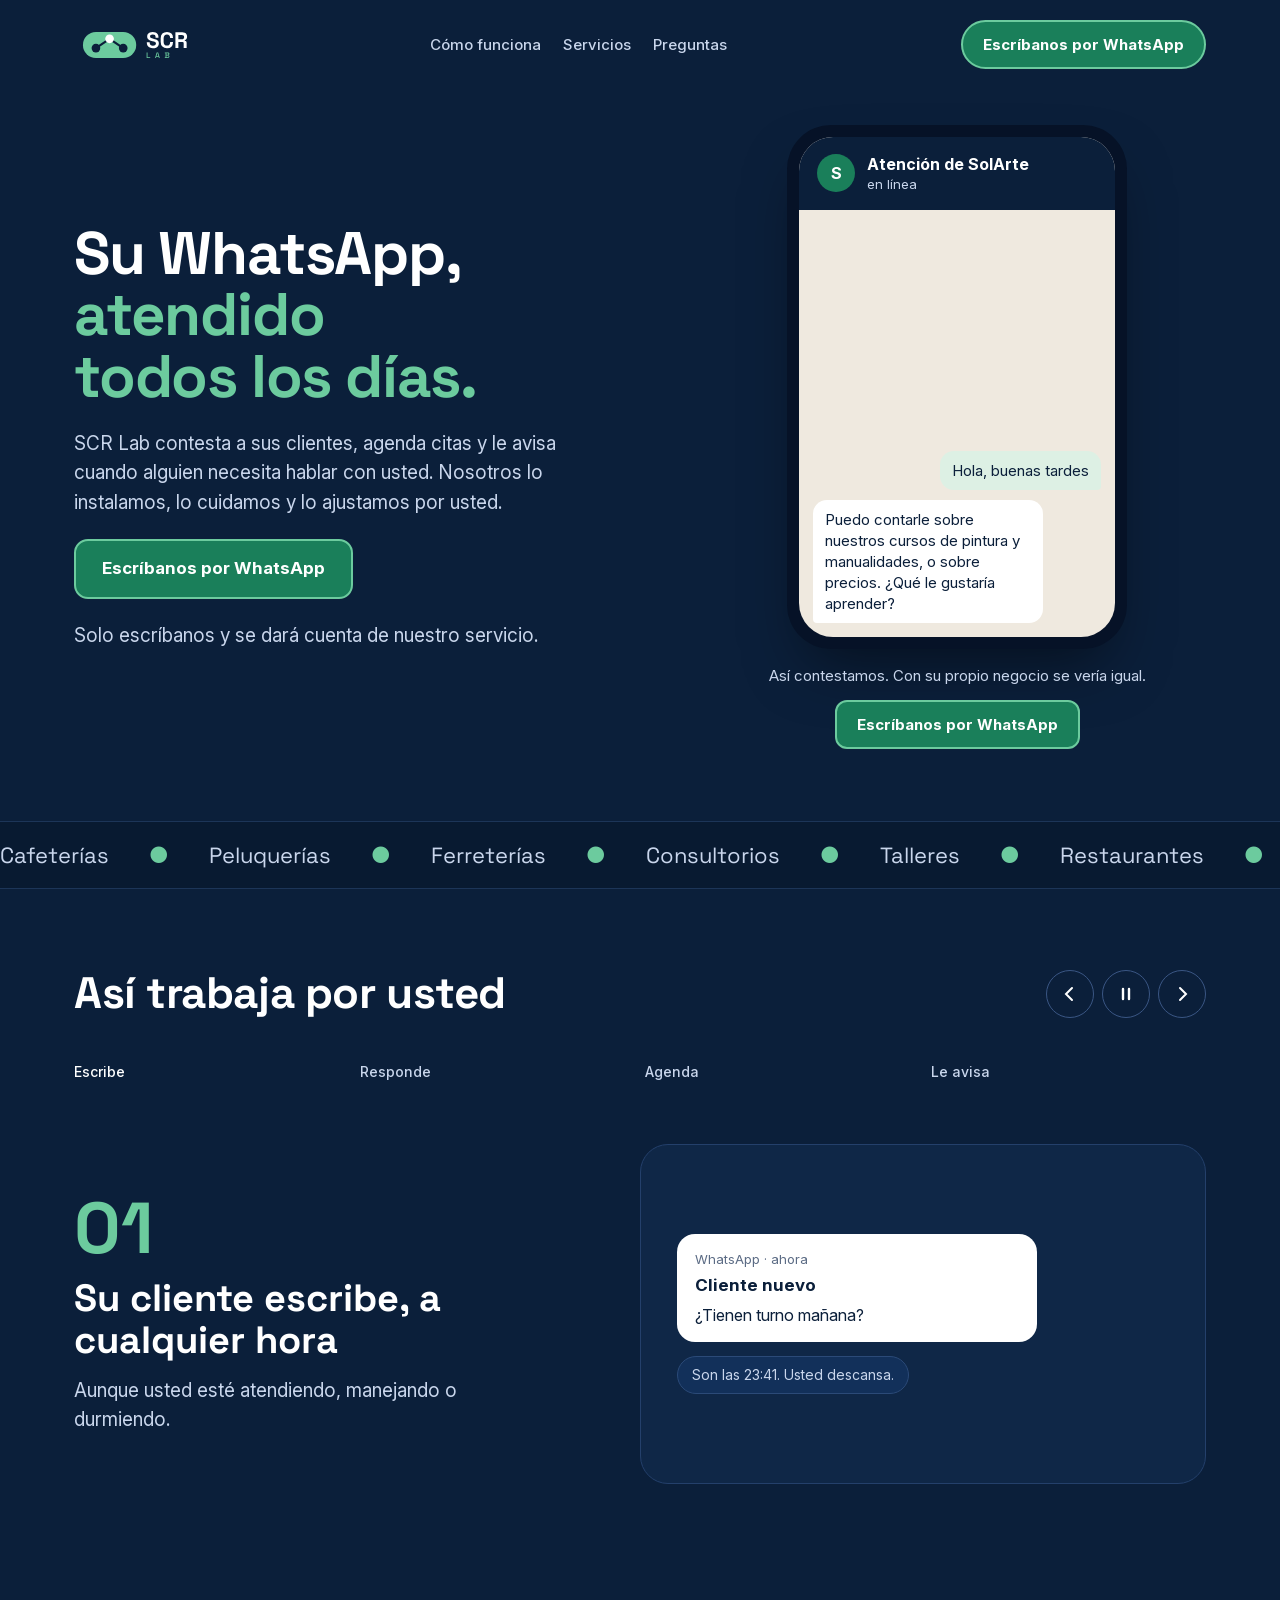
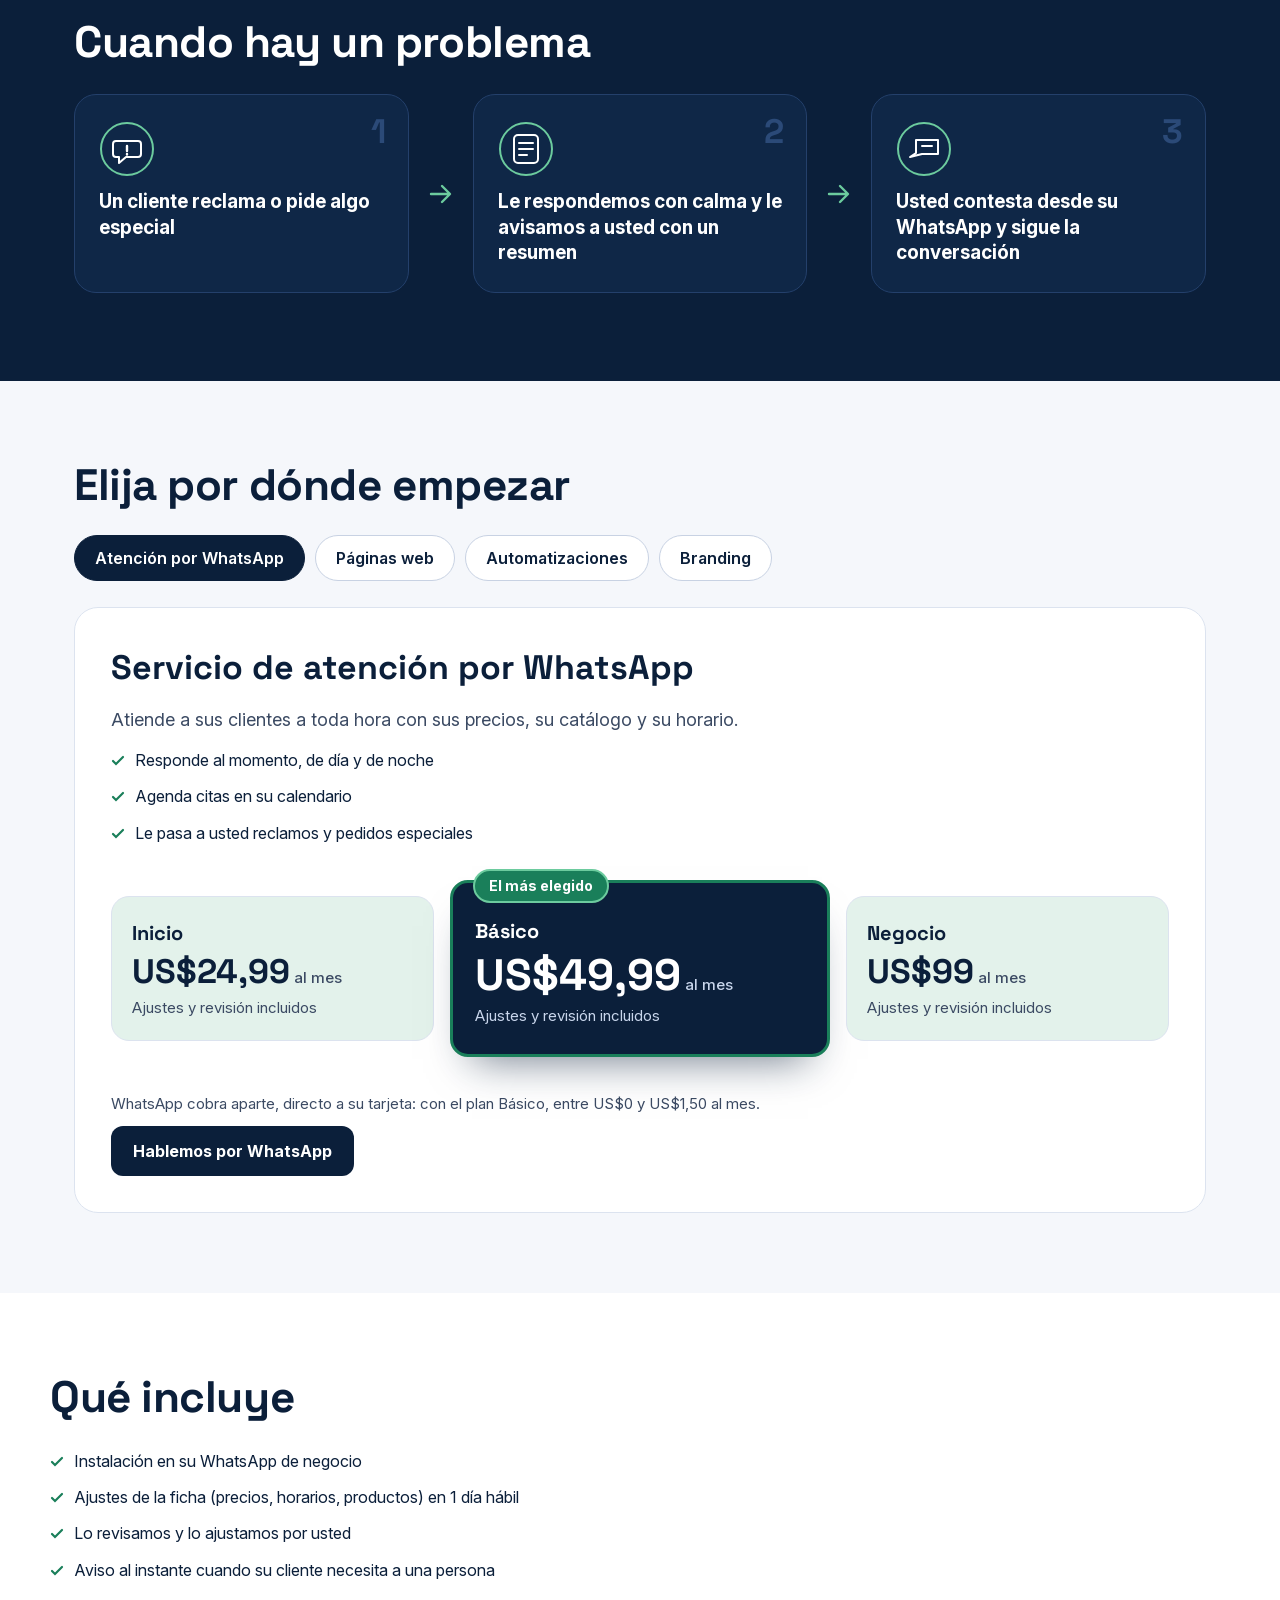
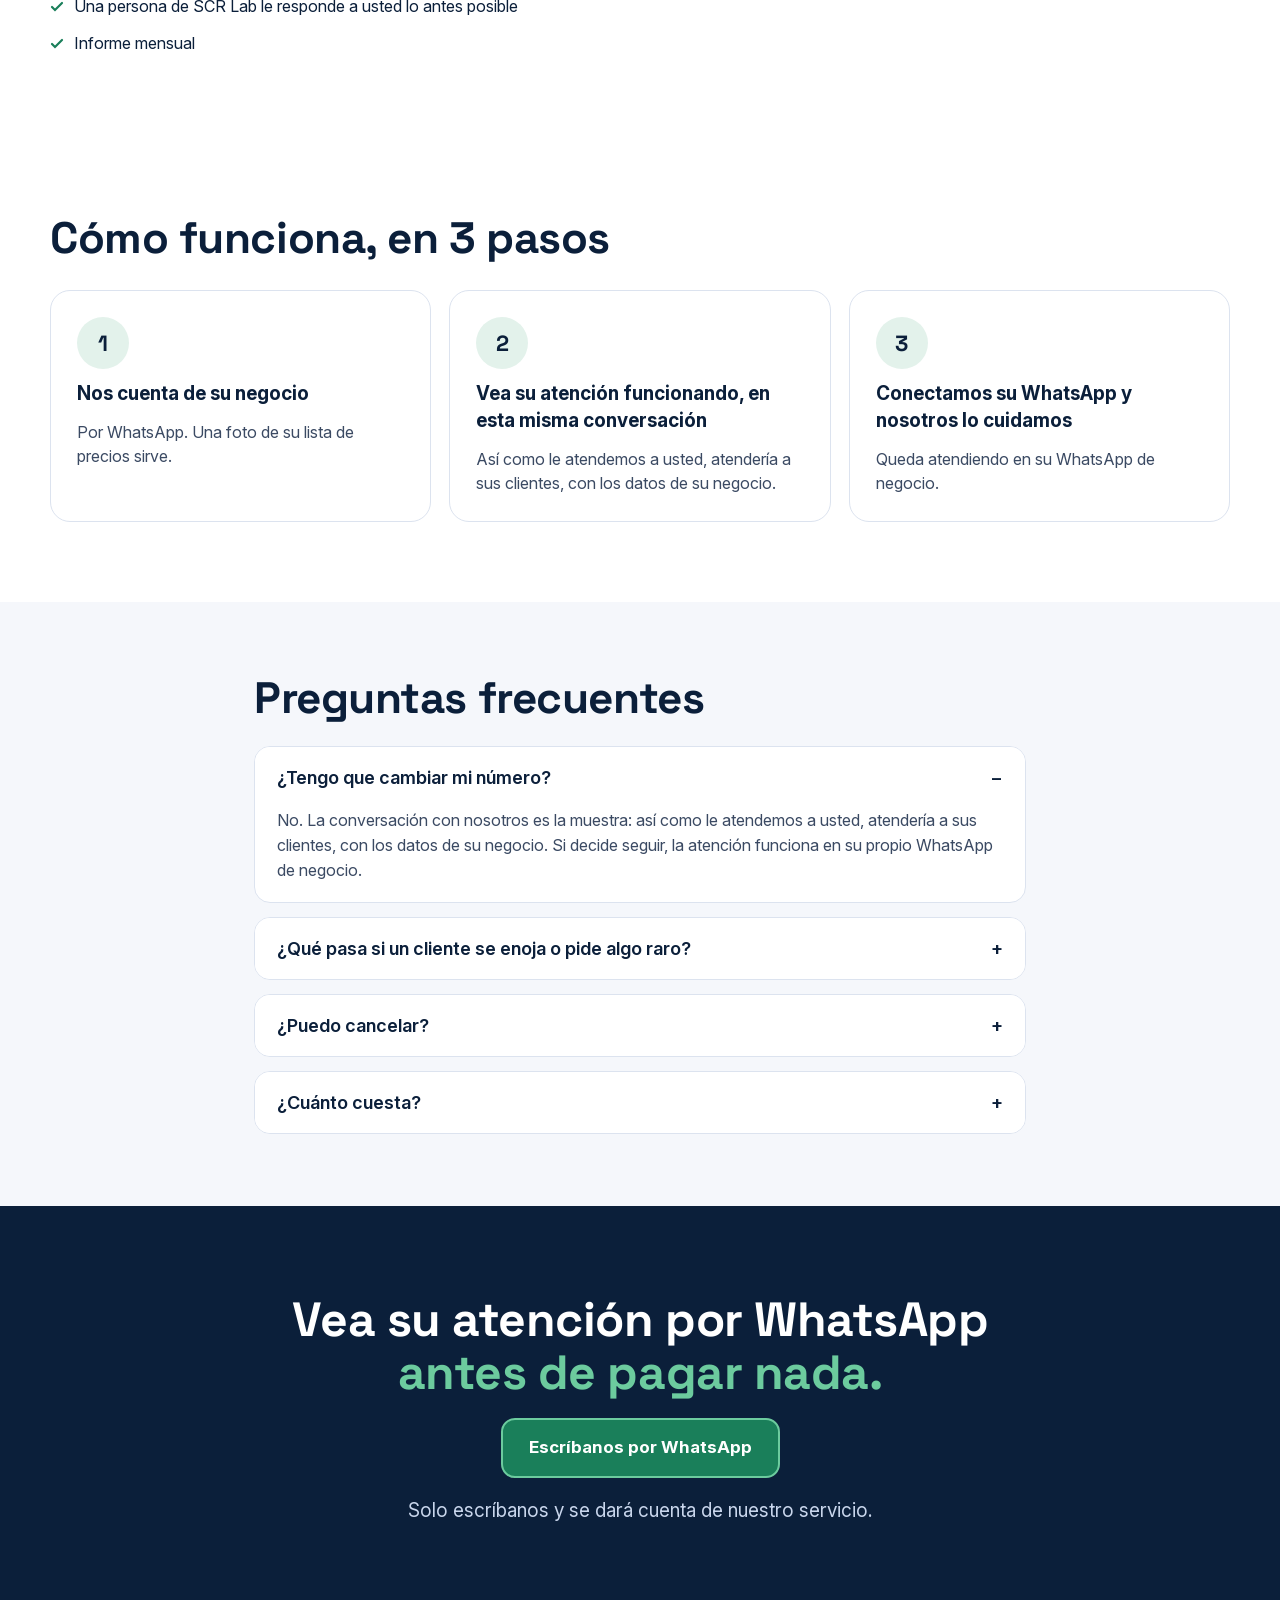
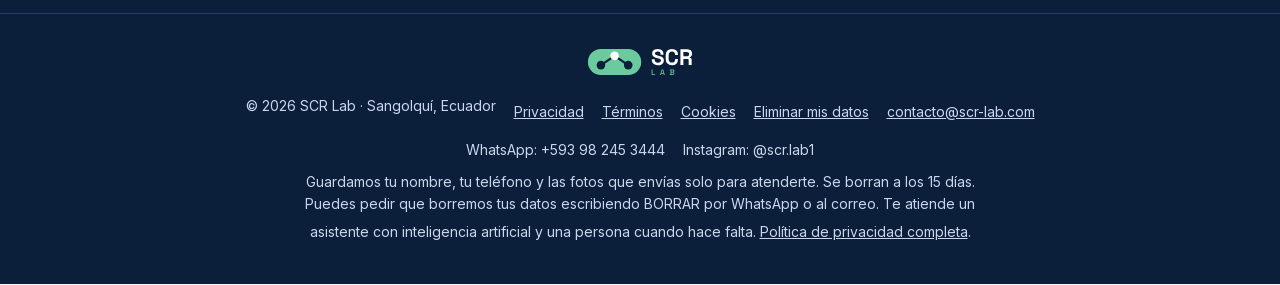
<file: index.html>
<!doctype html>
<html lang="es">
<head>
<meta charset="utf-8">
<meta name="viewport" content="width=device-width, initial-scale=1">
<title>SCR Lab · Su WhatsApp, atendido todos los días</title>
<meta name="description" content="SCR Lab contesta a sus clientes por WhatsApp, agenda citas y le avisa cuando alguien necesita hablar con usted. Nosotros lo instalamos, lo cuidamos y lo ajustamos por usted.">
<meta name="theme-color" content="#0B1F3A">
<link rel="icon" href="/favicon.ico" sizes="48x48"><link rel="icon" type="image/png" sizes="32x32" href="/assets/logo/favicon-32.png"><link rel="apple-touch-icon" href="/assets/logo/apple-touch-icon-180.png">
<link rel="stylesheet" href="/assets/estilo.css">
</head>
<body>
<a class="saltar" href="#como">Saltar al contenido</a>

<div class="oscuro">
  <header class="barra">
    <a class="marca" href="/"><img src="/assets/logo/scrlab_horizontal_sobre_azul_transparente.svg" alt="SCR Lab" width="139" height="50"></a>
    <nav aria-label="Principal">
      <a href="#como">Cómo funciona</a>
      <a href="#servicios">Servicios</a>
      <a href="#preguntas">Preguntas</a>
    </nav>
    <a class="btn btn-pill" href="#" data-wa="Hola, quiero saber más" hidden>Escríbanos por WhatsApp</a>
  </header>

  <main>
  <section class="hero">
    <div class="hero-texto">
      <h1>Su WhatsApp, <span class="luz">atendido todos los días.</span></h1>
      <p class="lead">SCR Lab contesta a sus clientes, agenda citas y le avisa cuando alguien necesita hablar con usted. Nosotros lo instalamos, lo cuidamos y lo ajustamos por usted.</p>
      <div class="hero-cta">
        <a class="btn btn-grande" href="#" data-wa="Hola, quiero saber más" hidden>Escríbanos por WhatsApp</a>
      </div>
      <p class="lead">Solo escríbanos y se dará cuenta de nuestro servicio.</p>
    </div>

    <div class="hero-demo">
      <div class="chips" role="group" aria-label="Elija un negocio" id="negocios" hidden>
        <button type="button" class="chip" data-neg="solarte" aria-pressed="true">SolArte</button>
        <button type="button" class="chip" data-neg="dental" aria-pressed="false">Consultorio dental</button>
      </div>

      <div class="celular">
        <div class="celular-marco">
          <div class="celular-pantalla">
            <div class="celular-cab">
              <div class="avatar" id="inicial" aria-hidden="true">S</div>
              <div class="celular-quien"><strong id="titulo">Atención de SolArte · demo en vivo</strong><span id="estado">en línea</span></div>
            </div>
            <div class="chat" id="chat" role="log" aria-label="Conversación de demostración"></div>
            <form class="escribir" id="form" autocomplete="off" hidden>
              <label class="solo-lector" for="texto">Escriba su mensaje</label>
              <input type="text" id="texto" maxlength="300" placeholder="Escriba su pregunta" enterkeyhint="send">
              <button type="submit" class="enviar" id="enviar" aria-label="Enviar">
                <svg width="20" height="20" viewBox="0 0 20 20" aria-hidden="true"><path d="M3 10l14-7-5 14-2-6z" fill="currentColor"></path></svg>
              </button>
            </form>
          </div>
        </div>
      </div>

      <p class="aviso-ia" id="aviso-ia" hidden>Le responde un asistente automático. No escriba datos personales; la demo no guarda sus mensajes.</p>
      <div class="demo-pie" id="demo-pie">
        <p id="demo-pie-txt"></p>
        <div class="demo-pie-bt">
          <a class="btn" href="#" data-wa="Hola, quiero saber más" hidden>Escr&iacute;banos por WhatsApp</a>
          <button type="button" class="btn-sec" id="reiniciar" hidden>Empezar de nuevo</button>
        </div>
      </div>
    </div>
  </section>

  <div class="cinta-caja" aria-hidden="true">
    <div class="cinta">
      <span>Cafeterías</span><i>●</i><span>Peluquerías</span><i>●</i><span>Ferreterías</span><i>●</i><span>Consultorios</span><i>●</i><span>Talleres</span><i>●</i><span>Restaurantes</span><i>●</i><span>Tiendas</span><i>●</i>
      <span class="copia">Cafeterías</span><i class="copia">●</i><span class="copia">Peluquerías</span><i class="copia">●</i><span class="copia">Ferreterías</span><i class="copia">●</i><span class="copia">Consultorios</span><i class="copia">●</i><span class="copia">Talleres</span><i class="copia">●</i><span class="copia">Restaurantes</span><i class="copia">●</i><span class="copia">Tiendas</span><i class="copia">●</i>
    </div>
  </div>

  <section id="como" class="como">
    <div class="como-cab">
      <h2>Así trabaja por usted</h2>
      <div class="controles" id="controles">
        <button type="button" class="redondo" id="anterior" aria-label="Paso anterior"><svg width="18" height="18" viewBox="0 0 18 18" aria-hidden="true"><path d="M11 3L5 9l6 6" fill="none" stroke="currentColor" stroke-width="2" stroke-linecap="round"></path></svg></button>
        <button type="button" class="redondo" id="pausa" aria-label="Pausar los pasos">
          <svg id="ico-pausa" width="16" height="16" viewBox="0 0 16 16" aria-hidden="true"><path d="M5 3v10M11 3v10" stroke="currentColor" stroke-width="2.4" stroke-linecap="round"></path></svg>
          <svg id="ico-play" width="16" height="16" viewBox="0 0 16 16" aria-hidden="true" hidden><path d="M5 3l8 5-8 5z" fill="currentColor"></path></svg>
        </button>
        <button type="button" class="redondo" id="siguiente" aria-label="Paso siguiente"><svg width="18" height="18" viewBox="0 0 18 18" aria-hidden="true"><path d="M7 3l6 6-6 6" fill="none" stroke="currentColor" stroke-width="2" stroke-linecap="round"></path></svg></button>
      </div>
    </div>

    <div class="segmentos" id="segmentos">
      <button type="button" class="seg" aria-label="Ver paso 1: Escribe"><span class="seg-barra"><span class="seg-llena"></span></span>Escribe</button>
      <button type="button" class="seg" aria-label="Ver paso 2: Responde"><span class="seg-barra"><span class="seg-llena"></span></span>Responde</button>
      <button type="button" class="seg" aria-label="Ver paso 3: Agenda"><span class="seg-barra"><span class="seg-llena"></span></span>Agenda</button>
      <button type="button" class="seg" aria-label="Ver paso 4: Le avisa"><span class="seg-barra"><span class="seg-llena"></span></span>Le avisa</button>
    </div>

    <div class="diapos" id="diapos">
      <div class="slide">
        <div class="diapo diapo-texto">
          <span class="num">01</span>
          <strong class="diapo-t">Su cliente escribe, a cualquier hora</strong>
          <span class="diapo-p">Aunque usted esté atendiendo, manejando o durmiendo.</span>
        </div>
        <div class="diapo diapo-caja">
          <div class="pop d1 tarjeta tarjeta-cliente">
            <span class="peq">WhatsApp · ahora</span>
            <strong>Cliente nuevo</strong>
            <span>¿Tienen turno mañana?</span>
          </div>
          <span class="pop d2 pildora">Son las 23:41. Usted descansa.</span>
        </div>
      </div>

      <div class="slide" hidden>
        <div class="diapo diapo-texto">
          <span class="num">02</span>
          <strong class="diapo-t">El asistente responde al momento</strong>
          <span class="diapo-p">Con sus precios y sus horarios reales, nunca inventados.</span>
        </div>
        <div class="diapo diapo-caja">
          <div class="pop d1 b b-cliente grande">¿Tienen turno mañana?</div>
          <div class="pop d2 b b-bot grande">Sí: 10:00, 11:30 o 16:00. ¿Cuál le queda mejor?</div>
          <span class="pop d3 luz-txt">Respondió al momento</span>
        </div>
      </div>

      <div class="slide" hidden>
        <div class="diapo diapo-texto">
          <span class="num">03</span>
          <strong class="diapo-t">La cita queda en su calendario</strong>
          <span class="diapo-p">Agendada en su calendario, con recordatorio para el cliente.</span>
        </div>
        <div class="diapo diapo-caja">
          <strong class="manana">Mañana</strong>
          <div class="hora libre"><span>10:00</span><span>Libre</span></div>
          <div class="pop d1 hora ocupada"><span>11:30</span><span>María · corte</span></div>
          <div class="hora libre"><span>16:00</span><span>Libre</span></div>
          <span class="pop d2 pildora">Recordatorio: un día antes</span>
        </div>
      </div>

      <div class="slide" hidden>
        <div class="diapo diapo-texto">
          <span class="num">04</span>
          <strong class="diapo-t">A usted le llega solo lo importante</strong>
          <span class="diapo-p">Reclamos, descuentos y pedidos especiales pasan a usted, con un resumen.</span>
        </div>
        <div class="diapo diapo-caja">
          <div class="pop d1 tarjeta tarjeta-aviso">
            <span class="para">PARA USTED</span>
            <strong>Pedido especial</strong>
            <span class="aviso-p">10 sacos de cemento. Pide descuento.</span>
            <span class="aviso-btn">Lo respondo yo</span>
          </div>
        </div>
      </div>
    </div>
  </section>

  <section id="problema" class="problema">
    <h2 class="revela">Cuando hay un problema</h2>
    <ol class="tres">
      <li class="revela tres-p">
        <svg width="56" height="56" viewBox="0 0 56 56" aria-hidden="true"><circle cx="28" cy="28" r="26" fill="none" stroke="#6CCB9E" stroke-width="2"/><path d="M17 20h22a3 3 0 013 3v10a3 3 0 01-3 3H27l-7 6v-6h-3a3 3 0 01-3-3V23a3 3 0 013-3z" fill="none" stroke="#fff" stroke-width="2" stroke-linejoin="round"/><path d="M28 25v5M28 33v.5" stroke="#fff" stroke-width="2.4" stroke-linecap="round"/></svg>
        <span class="tres-n">1</span>
        <strong>Un cliente reclama o pide algo especial</strong>
      </li>
      <li class="flecha" aria-hidden="true"><svg width="32" height="32" viewBox="0 0 32 32"><path d="M6 16h18M17 8l8 8-8 8" fill="none" stroke="#6CCB9E" stroke-width="2.4" stroke-linecap="round" stroke-linejoin="round"/></svg></li>
      <li class="revela tres-p">
        <svg width="56" height="56" viewBox="0 0 56 56" aria-hidden="true"><circle cx="28" cy="28" r="26" fill="none" stroke="#6CCB9E" stroke-width="2"/><rect x="16" y="14" width="24" height="28" rx="4" fill="none" stroke="#fff" stroke-width="2"/><path d="M21 22h14M21 28h14M21 34h8" stroke="#fff" stroke-width="2" stroke-linecap="round"/></svg>
        <span class="tres-n">2</span>
        <strong>Le respondemos con calma y le avisamos a usted con un resumen</strong>
      </li>
      <li class="flecha" aria-hidden="true"><svg width="32" height="32" viewBox="0 0 32 32"><path d="M6 16h18M17 8l8 8-8 8" fill="none" stroke="#6CCB9E" stroke-width="2.4" stroke-linecap="round" stroke-linejoin="round"/></svg></li>
      <li class="revela tres-p">
        <svg width="56" height="56" viewBox="0 0 56 56" aria-hidden="true"><circle cx="28" cy="28" r="26" fill="none" stroke="#6CCB9E" stroke-width="2"/><path d="M14 36l6-4V19h22v14H26z" fill="none" stroke="#fff" stroke-width="2" stroke-linejoin="round"/><path d="M26 25h10" stroke="#fff" stroke-width="2" stroke-linecap="round"/></svg>
        <span class="tres-n">3</span>
        <strong>Usted contesta desde su WhatsApp y sigue la conversación</strong>
      </li>
    </ol>
  </section>
  </main>
</div>

<div class="claro">
  <section id="servicios" class="bloque">
    <h2 class="revela">Elija por dónde empezar</h2>
    <div class="tabs" role="tablist" aria-label="Servicios" id="tabs">
      <button type="button" role="tab" id="tab-0" aria-controls="panel-0" aria-selected="true">Atención por WhatsApp</button>
      <button type="button" role="tab" id="tab-1" aria-controls="panel-1" aria-selected="false" tabindex="-1">Páginas web</button>
      <button type="button" role="tab" id="tab-2" aria-controls="panel-2" aria-selected="false" tabindex="-1">Automatizaciones</button>
      <button type="button" role="tab" id="tab-3" aria-controls="panel-3" aria-selected="false" tabindex="-1">Branding</button>
    </div>

    <div role="tabpanel" id="panel-0" aria-labelledby="tab-0" class="panel diapo-in">
      <div class="panel-texto">
        <span class="panel-nombre">Servicio de atención por WhatsApp</span>
        <span class="panel-p">Atiende a sus clientes a toda hora con sus precios, su catálogo y su horario.</span>
        <ul class="puntos">
          <li>Responde al momento, de día y de noche</li>
          <li>Agenda citas en su calendario</li>
          <li>Le pasa a usted reclamos y pedidos especiales</li>
        </ul>
      </div>
      <div class="planes" role="group" aria-label="Planes del servicio de atención por WhatsApp">
        <div class="plan">
          
          <h3 class="plan-n">Inicio</h3>
          <span class="plan-pr">US$24,99<small> al mes</small></span>
          <span class="plan-i">Ajustes y revisión incluidos</span>
        </div>
        <div class="plan plan-top">
          <span class="plan-marca">El más elegido</span>
          <h3 class="plan-n">Básico</h3>
          <span class="plan-pr">US$49,99<small> al mes</small></span>
          <span class="plan-i">Ajustes y revisión incluidos</span>
        </div>
        <div class="plan">
          
          <h3 class="plan-n">Negocio</h3>
          <span class="plan-pr">US$99<small> al mes</small></span>
          <span class="plan-i">Ajustes y revisión incluidos</span>
        </div>
      </div>
      <div class="planes-pie">
        <p>WhatsApp cobra aparte, directo a su tarjeta: con el plan B&aacute;sico, entre US$0 y US$1,50 al mes.</p>
        <a class="btn-osc" href="#" data-wa="Hola, quiero saber más" hidden>Hablemos por WhatsApp</a>
      </div>
    </div>

    <div role="tabpanel" id="panel-1" aria-labelledby="tab-1" class="panel diapo-in" hidden>
      <div class="panel-texto">
        <span class="panel-nombre">Páginas web</span>
        <span class="panel-p">Una página clara y rápida, conectada a su WhatsApp, que explica su negocio en segundos. Como esta.</span>
        <ul class="puntos">
          <li>Se ve bien en el celular</li>
          <li>Botón directo a su WhatsApp</li>
          <li>Hecha a la medida de su negocio</li>
        </ul>
      </div>
      <div class="panel-precio">
        <span class="precio">A medida</span>
        <span class="nota-p">Lo vemos en una llamada de 10 minutos</span>
        <a class="btn-osc" href="#" data-wa="Hola, quiero cotizar mi proyecto" hidden>Cotice su proyecto</a>
      </div>
    </div>

    <div role="tabpanel" id="panel-2" aria-labelledby="tab-2" class="panel diapo-in" hidden>
      <div class="panel-texto">
        <span class="panel-nombre">Automatizaciones</span>
        <span class="panel-p">Las tareas que hoy repite a mano, hechas solas: menos errores y más tiempo para su negocio.</span>
        <ul class="puntos">
          <li>Cotizaciones y reportes</li>
          <li>Seguimiento de clientes</li>
          <li>Pasar datos de un sistema a otro</li>
        </ul>
      </div>
      <div class="panel-precio">
        <span class="precio">A medida</span>
        <span class="nota-p">Lo vemos en una llamada de 10 minutos</span>
        <a class="btn-osc" href="#" data-wa="Hola, quiero cotizar mi proyecto" hidden>Cotice su proyecto</a>
      </div>
    </div>

    <div role="tabpanel" id="panel-3" aria-labelledby="tab-3" class="panel diapo-in" hidden>
      <div class="panel-texto">
        <span class="panel-nombre">Branding</span>
        <span class="panel-p">Posts y reels con su marca para sus redes, programados cada mes.</span>
        <ul class="puntos">
          <li>12 posts al mes</li>
          <li>Reels con voz en los planes Marca</li>
          <li>Calendario de publicación</li>
        </ul>
      </div>
      <div class="panel-precio">
        <span class="precio">Desde US$19</span>
        <span class="nota-p">al mes</span>
        <a class="btn-osc" href="#" data-wa="Hola, quiero saber más" hidden>Hablemos por WhatsApp</a>
      </div>
    </div>
  </section>

  <section id="entrega" class="blanca">
    <div class="bloque-in">
      <h2 class="revela">Qué incluye</h2>
      <ul class="puntos revela">
        <li>Instalación en su WhatsApp de negocio</li>
        <li>Ajustes de la ficha (precios, horarios, productos) en 1 día hábil</li>
        <li>Lo revisamos y lo ajustamos por usted</li>
        <li>Aviso al instante cuando su cliente necesita a una persona</li>
        <li>Una persona de SCR Lab le responde a usted lo antes posible</li>
        <li>Informe mensual</li>
      </ul>
    </div>
  </section>

  <section class="blanca">
    <div class="bloque-in">
      <h2 class="revela">Cómo funciona, en 3 pasos</h2>
      <div class="pasos">
        <div class="revela paso">
          <span class="paso-n">1</span>
          <strong>Nos cuenta de su negocio</strong>
          <span>Por WhatsApp. Una foto de su lista de precios sirve.</span>
        </div>
        <div class="revela paso">
          <span class="paso-n">2</span>
          <strong>Vea su atención funcionando, en esta misma conversación</strong>
          <span>Así como le atendemos a usted, atendería a sus clientes, con los datos de su negocio.</span>
        </div>
        <div class="revela paso">
          <span class="paso-n">3</span>
          <strong>Conectamos su WhatsApp y nosotros lo cuidamos</strong>
          <span>Queda atendiendo en su WhatsApp de negocio.</span>
        </div>
      </div>
    </div>
  </section>

  <section id="preguntas" class="faq">
    <h2 class="revela">Preguntas frecuentes</h2>
    <div class="faq-item">
      <h3><button type="button" class="faq-q" id="q-0" aria-expanded="true" aria-controls="a-0"><span>¿Tengo que cambiar mi número?</span><span class="signo" aria-hidden="true">−</span></button></h3>
      <p class="faq-a b-entra" id="a-0" role="region" aria-labelledby="q-0">No. La conversación con nosotros es la muestra: así como le atendemos a usted, atendería a sus clientes, con los datos de su negocio. Si decide seguir, la atención funciona en su propio WhatsApp de negocio.</p>
    </div>
    <div class="faq-item">
      <h3><button type="button" class="faq-q" id="q-1" aria-expanded="false" aria-controls="a-1"><span>¿Qué pasa si un cliente se enoja o pide algo raro?</span><span class="signo" aria-hidden="true">+</span></button></h3>
      <p class="faq-a b-entra" id="a-1" role="region" aria-labelledby="q-1" hidden>Le pasamos el chat a usted con un resumen, y usted sigue la conversación.</p>
    </div>
    <div class="faq-item">
      <h3><button type="button" class="faq-q" id="q-2" aria-expanded="false" aria-controls="a-2"><span>¿Puedo cancelar?</span><span class="signo" aria-hidden="true">+</span></button></h3>
      <p class="faq-a b-entra" id="a-2" role="region" aria-labelledby="q-2" hidden>Cuando quiera. El plan no se renueva solo.</p>
    </div>
    <div class="faq-item">
      <h3><button type="button" class="faq-q" id="q-3" aria-expanded="false" aria-controls="a-3"><span>¿Cuánto cuesta?</span><span class="signo" aria-hidden="true">+</span></button></h3>
      <p class="faq-a b-entra" id="a-3" role="region" aria-labelledby="q-3" hidden>El plan Básico cuesta US$49,99 al mes, con la configuración incluida. También hay Inicio (US$24,99) y Negocio (US$99) según el movimiento de su negocio. La llamada es gratis.</p>
    </div>
  </section>
</div>

<section class="cierre">
  <div class="cierre-in">
    <h2 class="revela">Vea su atención por WhatsApp <span class="luz">antes de pagar nada.</span></h2>
    <a class="btn btn-grande" href="#" data-wa="Hola, quiero saber más" hidden>Escríbanos por WhatsApp</a>
    <p class="lead">Solo escríbanos y se dará cuenta de nuestro servicio.</p>
  </div>
</section>

<footer class="pie">
  <a href="/" class="pie-logo"><img src="/assets/logo/scrlab_horizontal_sobre_azul_transparente.svg" alt="SCR Lab" width="139" height="50"></a>
  <div class="pie-fila">
    <span>© 2026 SCR Lab · Sangolquí, Ecuador</span>
    <a href="/privacidad/">Privacidad</a>
    <a href="/terminos/">Términos</a>
    <a href="/cookies/">Cookies</a>
    <a href="/eliminar-datos/">Eliminar mis datos</a>
    <a href="mailto:contacto@scr-lab.com">contacto@scr-lab.com</a>
  </div>
  <div class="pie-fila">
    <span>WhatsApp: +593 98 245 3444</span>
    <span>Instagram: @scr.lab1</span>
  </div>
  <p class="pie-datos">Guardamos tu nombre, tu teléfono y las fotos que envías solo para atenderte. Se borran a los 15 días. Puedes pedir que borremos tus datos escribiendo BORRAR por WhatsApp o al correo. Te atiende un asistente con inteligencia artificial y una persona cuando hace falta. <a href="/privacidad/">Política de privacidad completa</a>.</p>
</footer>

<div class="solo-lector" id="anuncio" role="status" aria-live="polite" aria-atomic="true"></div>
<script src="/assets/config.js"></script>
<script src="/assets/app.js" defer></script>
</body>
</html>
</file>
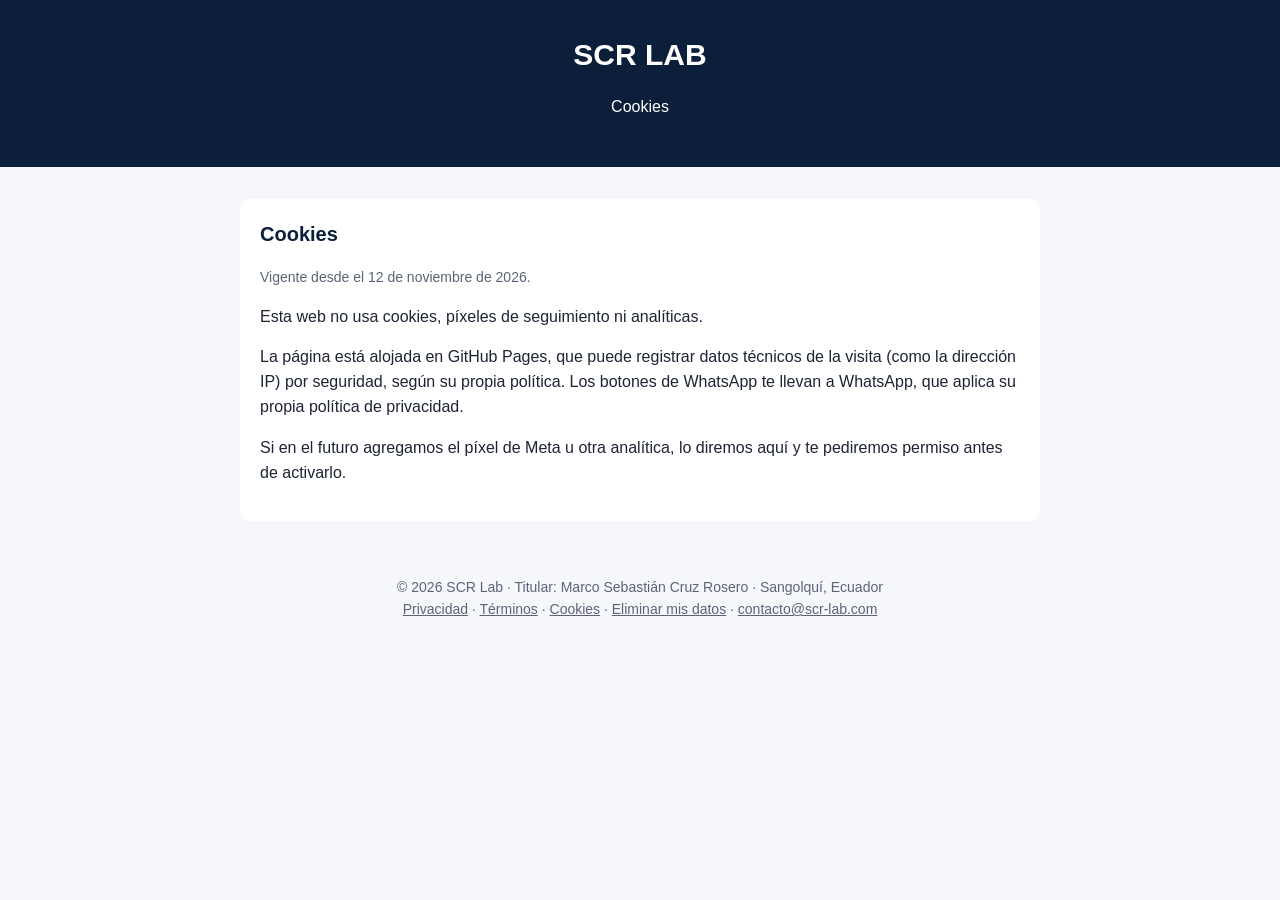
<file: cookies/index.html>
<!doctype html>
<html lang="es">
<head>
<meta charset="utf-8">
<meta name="viewport" content="width=device-width, initial-scale=1">
<title>Cookies · SCR Lab</title>
<style>
body{margin:0;font-family:Arial,sans-serif;color:#1d2433;background:#f6f7fb;line-height:1.55}
header{background:#0B1F3A;color:#fff;text-align:center;padding:32px 16px}
header a{color:#fff;text-decoration:none}
h1{margin:0;font-size:30px}
main{max-width:800px;margin:0 auto;padding:16px}
section{background:#fff;border-radius:12px;padding:20px;margin:16px 0}
h2{color:#0B1F3A;margin-top:0;font-size:20px}
table{border-collapse:collapse;width:100%;font-size:15px}
th,td{border-bottom:1px solid #e3e6ee;text-align:left;padding:8px 6px;vertical-align:top}
.fecha{color:#5b6475;font-size:14px}
footer{text-align:center;color:#5b6475;font-size:14px;padding:24px}
footer a{color:#5b6475}
</style>
</head>
<body>
<header><a href="/"><h1>SCR LAB</h1></a><p>Cookies</p></header>
<main>
<section>
<h2>Cookies</h2>
<p class="fecha">Vigente desde el 12 de noviembre de 2026.</p>
<p>Esta web no usa cookies, píxeles de seguimiento ni analíticas.</p>
<p>La página está alojada en GitHub Pages, que puede registrar datos técnicos de la visita (como la dirección IP) por seguridad, según su propia política. Los botones de WhatsApp te llevan a WhatsApp, que aplica su propia política de privacidad.</p>
<p>Si en el futuro agregamos el píxel de Meta u otra analítica, lo diremos aquí y te pediremos permiso antes de activarlo.</p>
</section>
</main>
<footer>© 2026 SCR Lab · Titular: Marco Sebastián Cruz Rosero · Sangolquí, Ecuador<br>
<a href="/privacidad/">Privacidad</a> · <a href="/terminos/">Términos</a> · <a href="/cookies/">Cookies</a> · <a href="/eliminar-datos/">Eliminar mis datos</a> · <a href="mailto:contacto@scr-lab.com">contacto@scr-lab.com</a></footer>
</body>
</html>
</file>
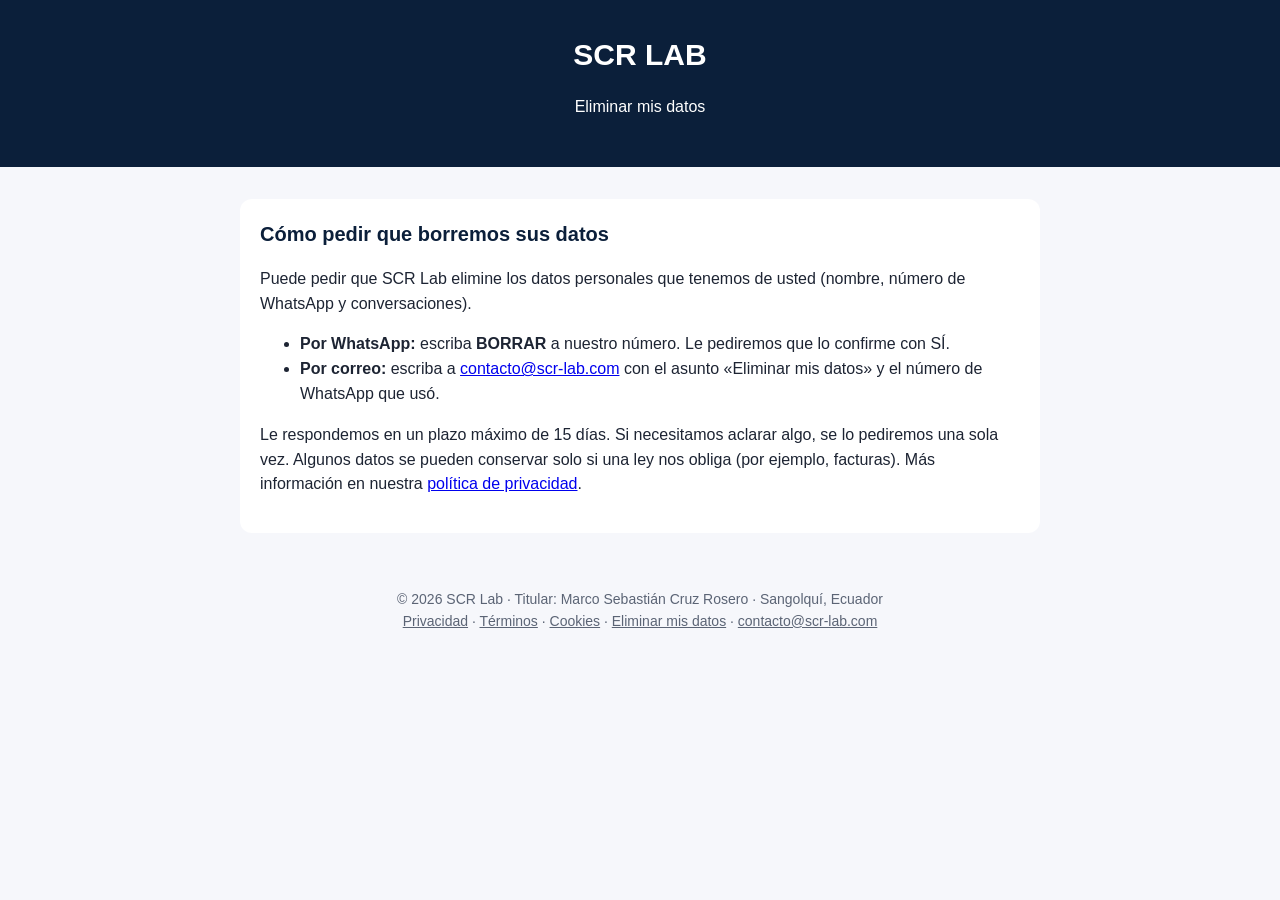
<file: eliminar-datos/index.html>
<!doctype html>
<html lang="es">
<head>
<meta charset="utf-8">
<meta name="viewport" content="width=device-width, initial-scale=1">
<title>Eliminar mis datos · SCR Lab</title>
<meta name="description" content="Cómo pedir que SCR Lab elimine sus datos personales: por WhatsApp escribiendo BORRAR o por correo a contacto@scr-lab.com.">
<style>
body{margin:0;font-family:Arial,sans-serif;color:#1d2433;background:#f6f7fb;line-height:1.55}
header{background:#0B1F3A;color:#fff;text-align:center;padding:32px 16px}
header a{color:#fff;text-decoration:none}
h1{margin:0;font-size:30px}
main{max-width:800px;margin:0 auto;padding:16px}
section{background:#fff;border-radius:12px;padding:20px;margin:16px 0}
h2{color:#0B1F3A;margin-top:0;font-size:20px}
table{border-collapse:collapse;width:100%;font-size:15px}
th,td{border-bottom:1px solid #e3e6ee;text-align:left;padding:8px 6px;vertical-align:top}
.fecha{color:#5b6475;font-size:14px}
footer{text-align:center;color:#5b6475;font-size:14px;padding:24px}
footer a{color:#5b6475}
</style>
</head>
<body>
<header><a href="/"><h1>SCR LAB</h1></a><p>Eliminar mis datos</p></header>
<main>
<section>
<h2>Cómo pedir que borremos sus datos</h2>
<p>Puede pedir que SCR Lab elimine los datos personales que tenemos de usted (nombre, número de WhatsApp y conversaciones).</p>
<ul>
<li><b>Por WhatsApp:</b> escriba <b>BORRAR</b> a nuestro número. Le pediremos que lo confirme con SÍ.</li>
<li><b>Por correo:</b> escriba a <a href="mailto:contacto@scr-lab.com?subject=Eliminar%20mis%20datos">contacto@scr-lab.com</a> con el asunto «Eliminar mis datos» y el número de WhatsApp que usó.</li>
</ul>
<p>Le respondemos en un plazo máximo de 15 días. Si necesitamos aclarar algo, se lo pediremos una sola vez. Algunos datos se pueden conservar solo si una ley nos obliga (por ejemplo, facturas). Más información en nuestra <a href="/privacidad/">política de privacidad</a>.</p>
</section>
</main>
<footer>© 2026 SCR Lab · Titular: Marco Sebastián Cruz Rosero · Sangolquí, Ecuador<br>
<a href="/privacidad/">Privacidad</a> · <a href="/terminos/">Términos</a> · <a href="/cookies/">Cookies</a> · <a href="/eliminar-datos/">Eliminar mis datos</a> · <a href="mailto:contacto@scr-lab.com">contacto@scr-lab.com</a></footer>
</body>
</html>
</file>
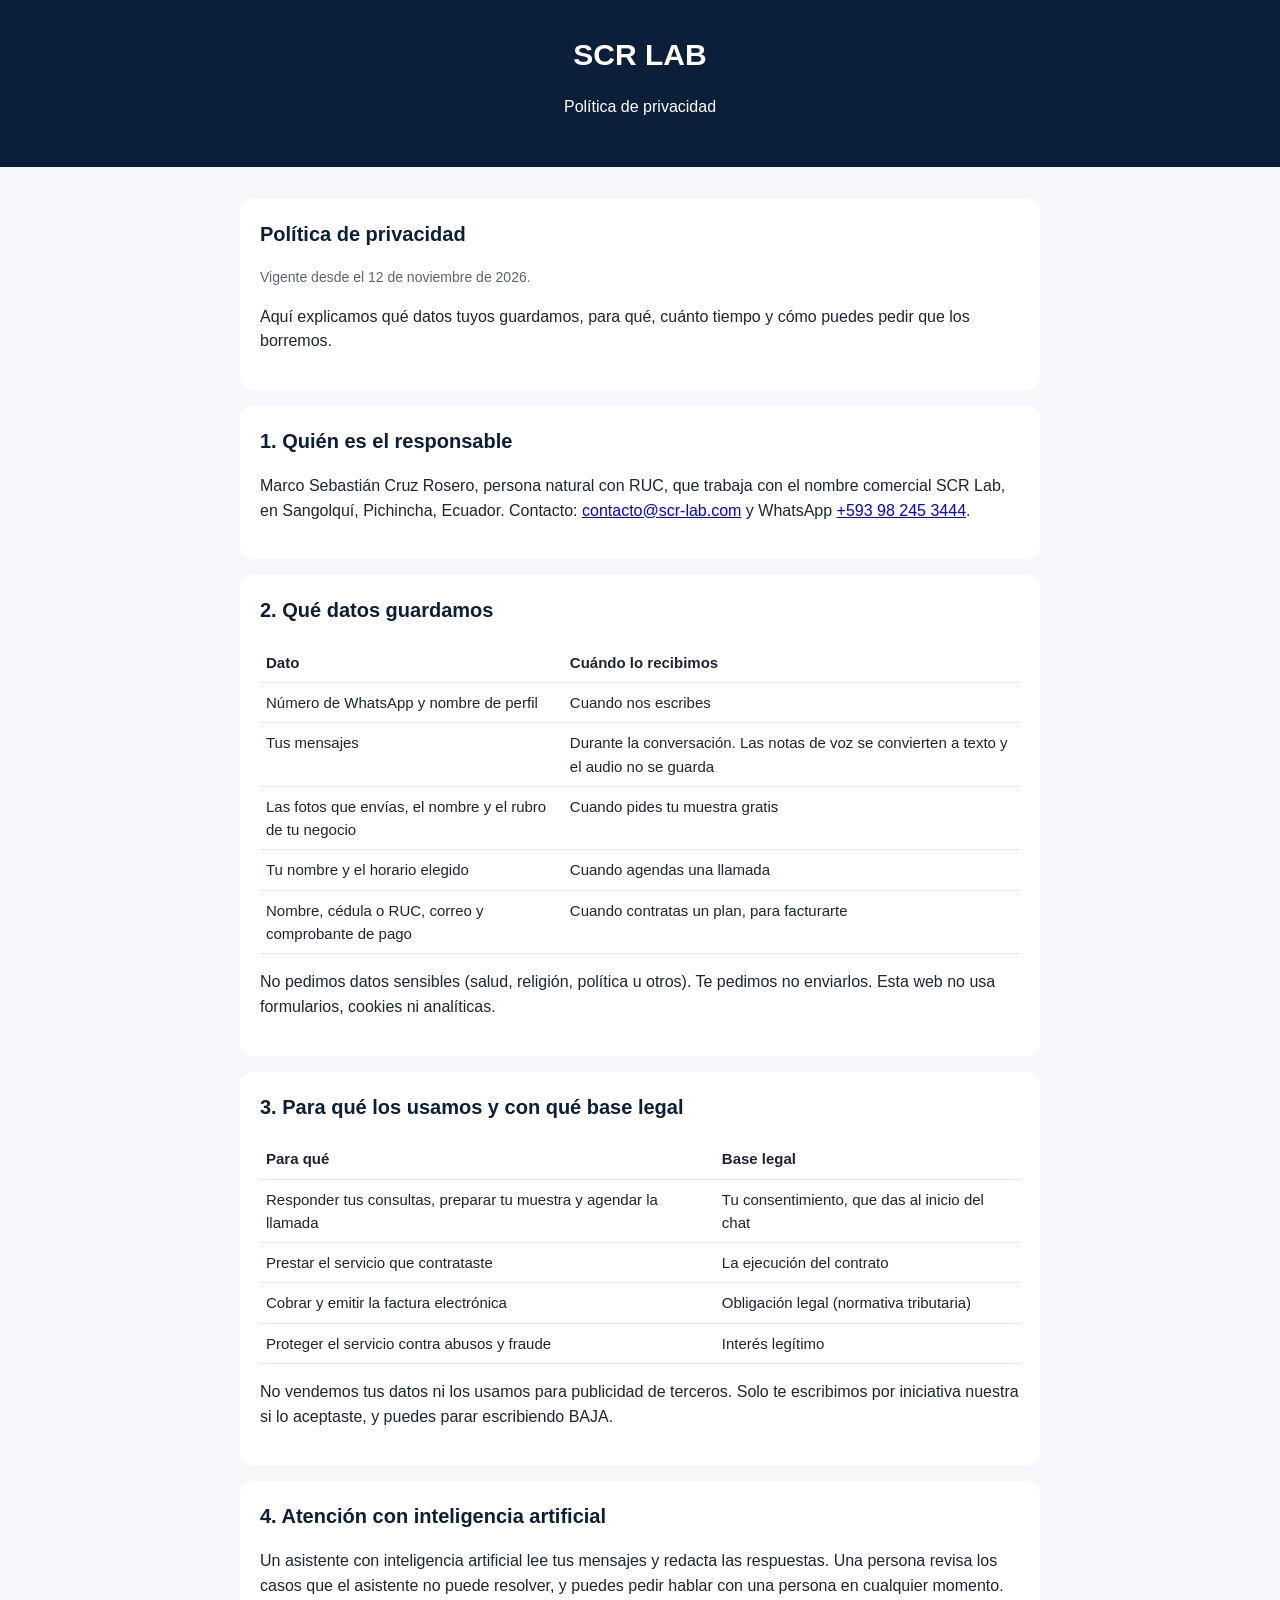
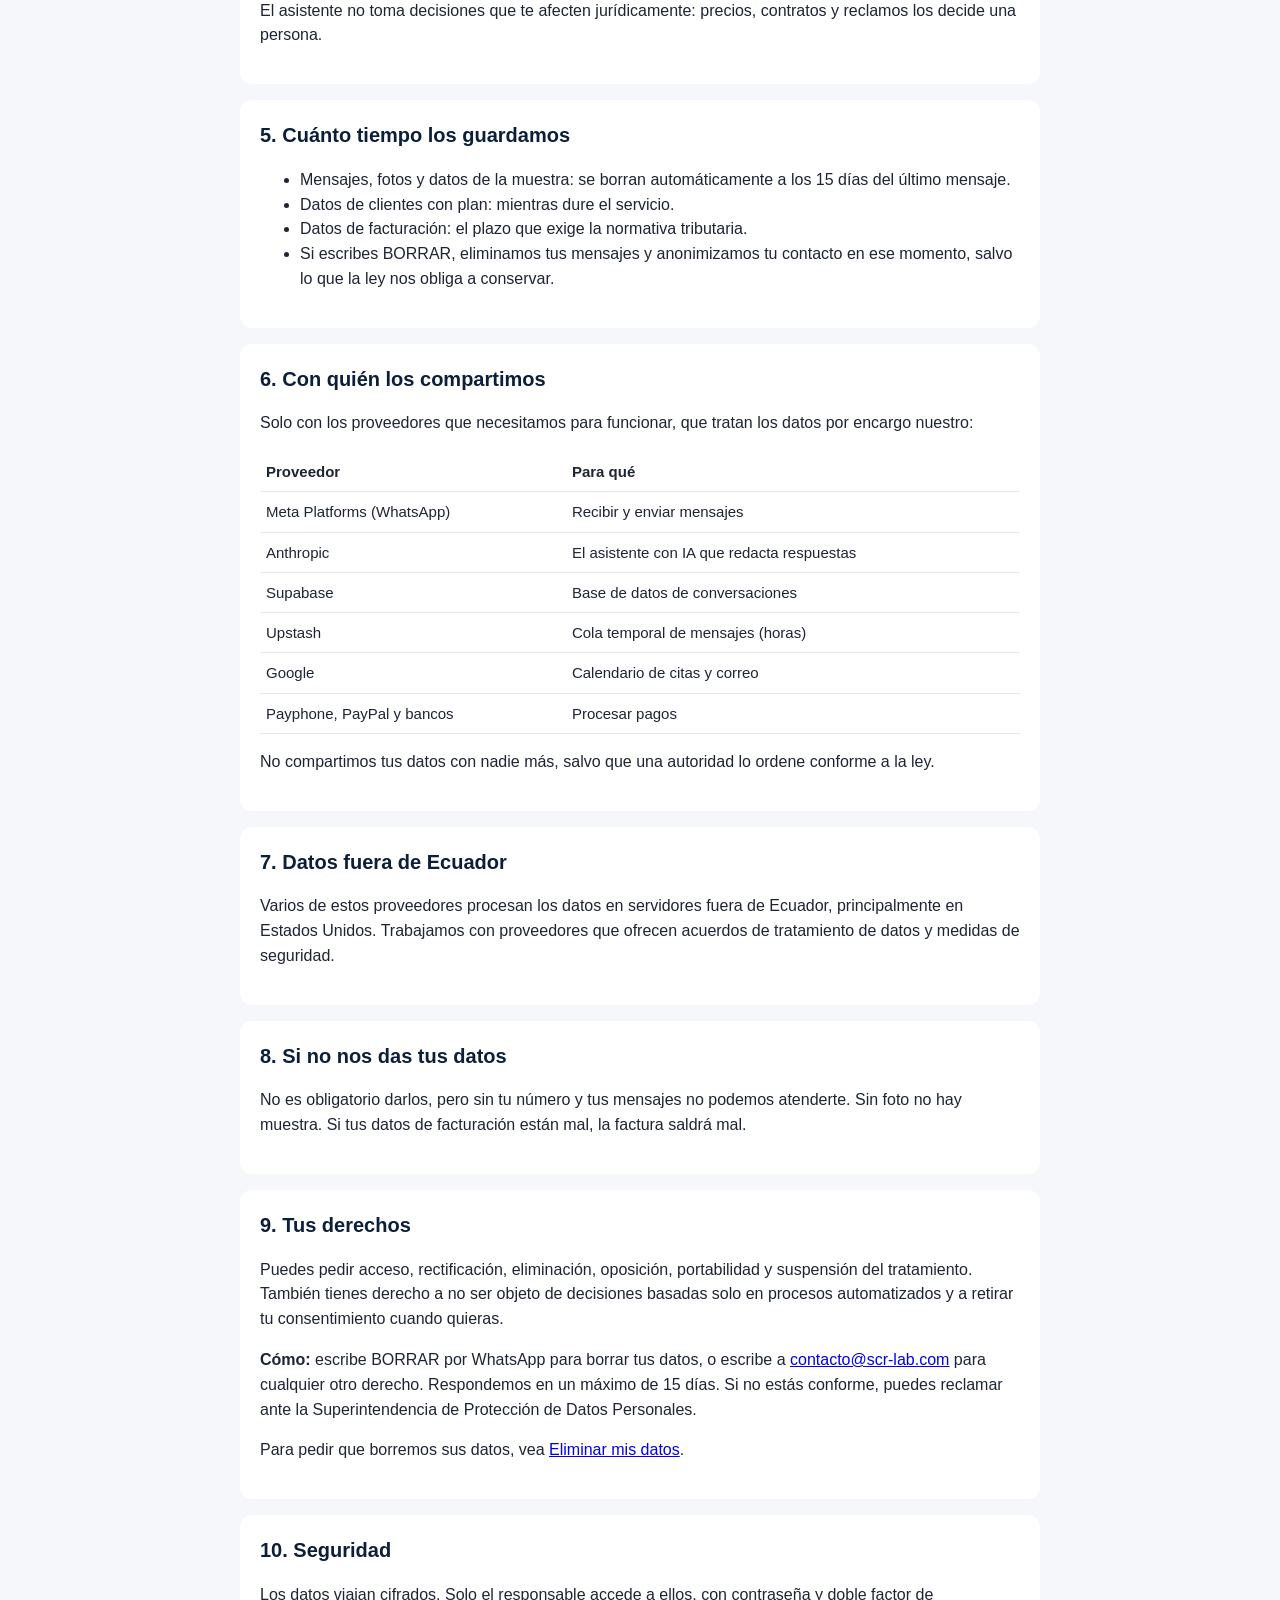
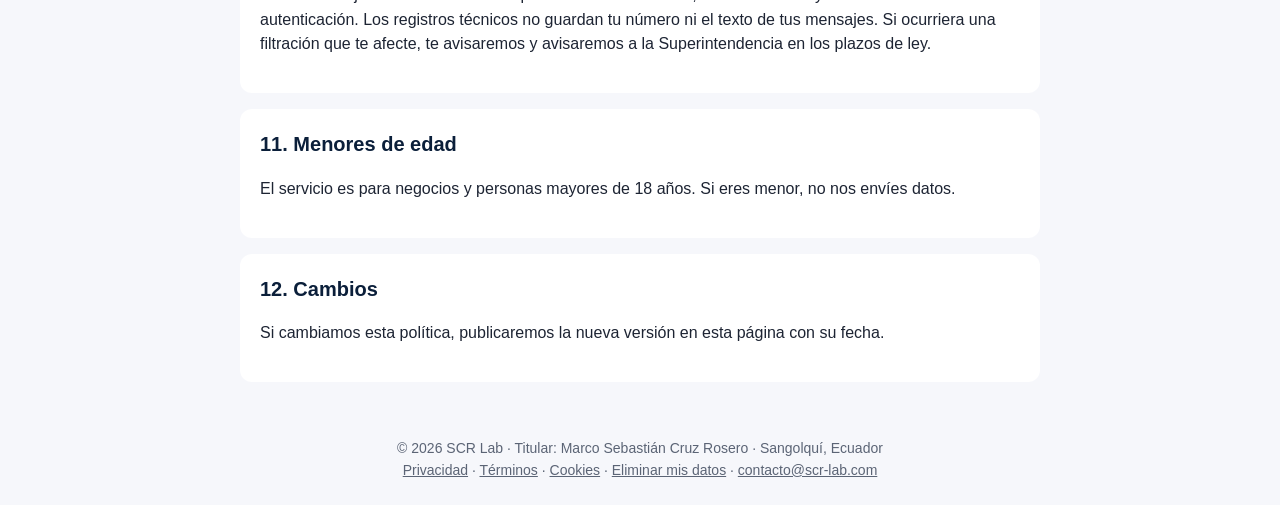
<file: privacidad/index.html>
<!doctype html>
<html lang="es">
<head>
<meta charset="utf-8">
<meta name="viewport" content="width=device-width, initial-scale=1">
<title>Política de privacidad · SCR Lab</title>
<style>
body{margin:0;font-family:Arial,sans-serif;color:#1d2433;background:#f6f7fb;line-height:1.55}
header{background:#0B1F3A;color:#fff;text-align:center;padding:32px 16px}
header a{color:#fff;text-decoration:none}
h1{margin:0;font-size:30px}
main{max-width:800px;margin:0 auto;padding:16px}
section{background:#fff;border-radius:12px;padding:20px;margin:16px 0}
h2{color:#0B1F3A;margin-top:0;font-size:20px}
table{border-collapse:collapse;width:100%;font-size:15px}
th,td{border-bottom:1px solid #e3e6ee;text-align:left;padding:8px 6px;vertical-align:top}
.fecha{color:#5b6475;font-size:14px}
footer{text-align:center;color:#5b6475;font-size:14px;padding:24px}
footer a{color:#5b6475}
</style>
</head>
<body>
<header><a href="/"><h1>SCR LAB</h1></a><p>Política de privacidad</p></header>
<main>
<section>
<h2>Política de privacidad</h2>
<p class="fecha">Vigente desde el 12 de noviembre de 2026.</p>
<p>Aquí explicamos qué datos tuyos guardamos, para qué, cuánto tiempo y cómo puedes pedir que los borremos.</p>
</section>
<section>
<h2>1. Quién es el responsable</h2>
<p>Marco Sebastián Cruz Rosero, persona natural con RUC, que trabaja con el nombre comercial SCR Lab, en Sangolquí, Pichincha, Ecuador. Contacto: <a href="mailto:contacto@scr-lab.com">contacto@scr-lab.com</a> y WhatsApp <a href="https://wa.me/593982453444">+593 98 245 3444</a>.</p>
</section>
<section>
<h2>2. Qué datos guardamos</h2>
<table>
<tr><th>Dato</th><th>Cuándo lo recibimos</th></tr>
<tr><td>Número de WhatsApp y nombre de perfil</td><td>Cuando nos escribes</td></tr>
<tr><td>Tus mensajes</td><td>Durante la conversación. Las notas de voz se convierten a texto y el audio no se guarda</td></tr>
<tr><td>Las fotos que envías, el nombre y el rubro de tu negocio</td><td>Cuando pides tu muestra gratis</td></tr>
<tr><td>Tu nombre y el horario elegido</td><td>Cuando agendas una llamada</td></tr>
<tr><td>Nombre, cédula o RUC, correo y comprobante de pago</td><td>Cuando contratas un plan, para facturarte</td></tr>
</table>
<p>No pedimos datos sensibles (salud, religión, política u otros). Te pedimos no enviarlos. Esta web no usa formularios, cookies ni analíticas.</p>
</section>
<section>
<h2>3. Para qué los usamos y con qué base legal</h2>
<table>
<tr><th>Para qué</th><th>Base legal</th></tr>
<tr><td>Responder tus consultas, preparar tu muestra y agendar la llamada</td><td>Tu consentimiento, que das al inicio del chat</td></tr>
<tr><td>Prestar el servicio que contrataste</td><td>La ejecución del contrato</td></tr>
<tr><td>Cobrar y emitir la factura electrónica</td><td>Obligación legal (normativa tributaria)</td></tr>
<tr><td>Proteger el servicio contra abusos y fraude</td><td>Interés legítimo</td></tr>
</table>
<p>No vendemos tus datos ni los usamos para publicidad de terceros. Solo te escribimos por iniciativa nuestra si lo aceptaste, y puedes parar escribiendo BAJA.</p>
</section>
<section>
<h2>4. Atención con inteligencia artificial</h2>
<p>Un asistente con inteligencia artificial lee tus mensajes y redacta las respuestas. Una persona revisa los casos que el asistente no puede resolver, y puedes pedir hablar con una persona en cualquier momento. El asistente no toma decisiones que te afecten jurídicamente: precios, contratos y reclamos los decide una persona.</p>
</section>
<section>
<h2>5. Cuánto tiempo los guardamos</h2>
<ul>
<li>Mensajes, fotos y datos de la muestra: se borran automáticamente a los 15 días del último mensaje.</li>
<li>Datos de clientes con plan: mientras dure el servicio.</li>
<li>Datos de facturación: el plazo que exige la normativa tributaria.</li>
<li>Si escribes BORRAR, eliminamos tus mensajes y anonimizamos tu contacto en ese momento, salvo lo que la ley nos obliga a conservar.</li>
</ul>
</section>
<section>
<h2>6. Con quién los compartimos</h2>
<p>Solo con los proveedores que necesitamos para funcionar, que tratan los datos por encargo nuestro:</p>
<table>
<tr><th>Proveedor</th><th>Para qué</th></tr>
<tr><td>Meta Platforms (WhatsApp)</td><td>Recibir y enviar mensajes</td></tr>
<tr><td>Anthropic</td><td>El asistente con IA que redacta respuestas</td></tr>
<tr><td>Supabase</td><td>Base de datos de conversaciones</td></tr>
<tr><td>Upstash</td><td>Cola temporal de mensajes (horas)</td></tr>
<tr><td>Google</td><td>Calendario de citas y correo</td></tr>
<tr><td>Payphone, PayPal y bancos</td><td>Procesar pagos</td></tr>
</table>
<p>No compartimos tus datos con nadie más, salvo que una autoridad lo ordene conforme a la ley.</p>
</section>
<section>
<h2>7. Datos fuera de Ecuador</h2>
<p>Varios de estos proveedores procesan los datos en servidores fuera de Ecuador, principalmente en Estados Unidos. Trabajamos con proveedores que ofrecen acuerdos de tratamiento de datos y medidas de seguridad.</p>
</section>
<section>
<h2>8. Si no nos das tus datos</h2>
<p>No es obligatorio darlos, pero sin tu número y tus mensajes no podemos atenderte. Sin foto no hay muestra. Si tus datos de facturación están mal, la factura saldrá mal.</p>
</section>
<section>
<h2>9. Tus derechos</h2>
<p>Puedes pedir acceso, rectificación, eliminación, oposición, portabilidad y suspensión del tratamiento. También tienes derecho a no ser objeto de decisiones basadas solo en procesos automatizados y a retirar tu consentimiento cuando quieras.</p>
<p><b>Cómo:</b> escribe BORRAR por WhatsApp para borrar tus datos, o escribe a <a href="mailto:contacto@scr-lab.com">contacto@scr-lab.com</a> para cualquier otro derecho. Respondemos en un máximo de 15 días. Si no estás conforme, puedes reclamar ante la Superintendencia de Protección de Datos Personales.</p>
<p>Para pedir que borremos sus datos, vea <a href="/eliminar-datos/">Eliminar mis datos</a>.</p>
</section>
<section>
<h2>10. Seguridad</h2>
<p>Los datos viajan cifrados. Solo el responsable accede a ellos, con contraseña y doble factor de autenticación. Los registros técnicos no guardan tu número ni el texto de tus mensajes. Si ocurriera una filtración que te afecte, te avisaremos y avisaremos a la Superintendencia en los plazos de ley.</p>
</section>
<section>
<h2>11. Menores de edad</h2>
<p>El servicio es para negocios y personas mayores de 18 años. Si eres menor, no nos envíes datos.</p>
</section>
<section>
<h2>12. Cambios</h2>
<p>Si cambiamos esta política, publicaremos la nueva versión en esta página con su fecha.</p>
</section>
</main>
<footer>© 2026 SCR Lab · Titular: Marco Sebastián Cruz Rosero · Sangolquí, Ecuador<br>
<a href="/privacidad/">Privacidad</a> · <a href="/terminos/">Términos</a> · <a href="/cookies/">Cookies</a> · <a href="/eliminar-datos/">Eliminar mis datos</a> · <a href="mailto:contacto@scr-lab.com">contacto@scr-lab.com</a></footer>
</body>
</html>
</file>
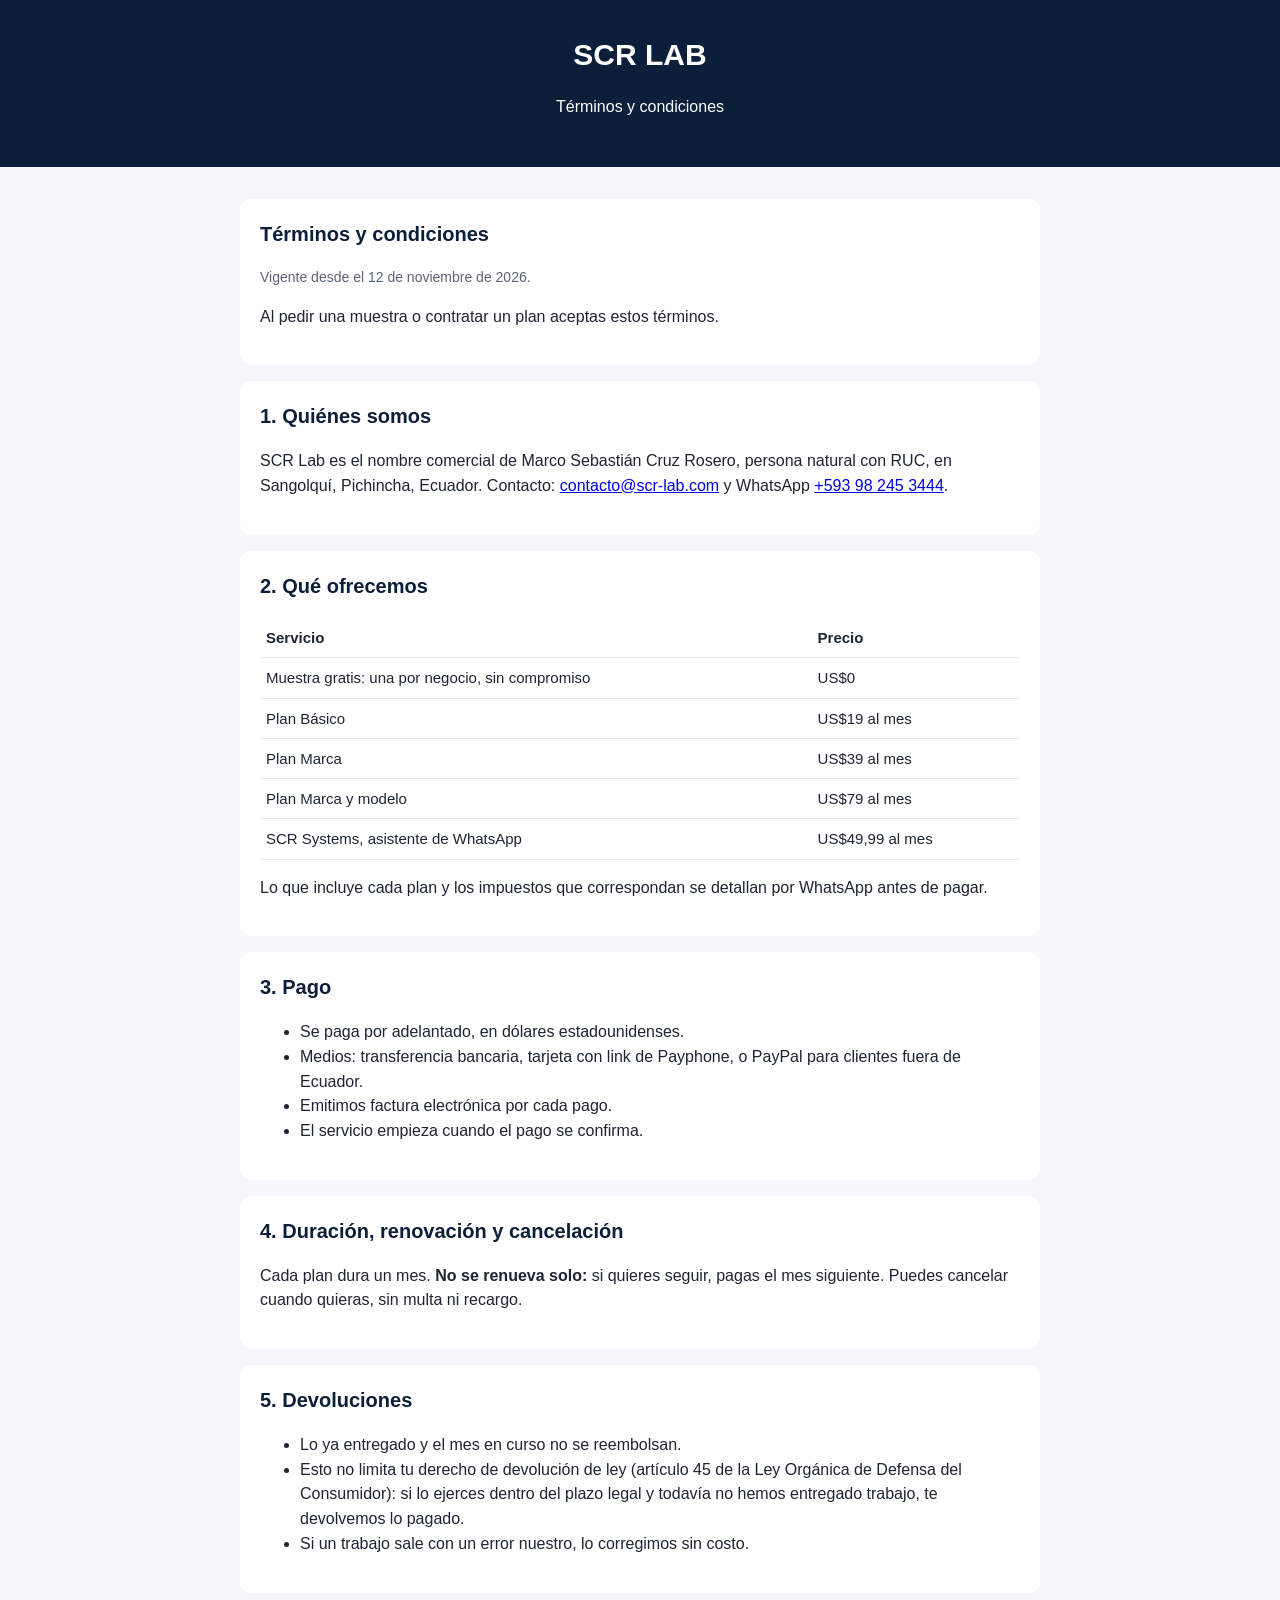
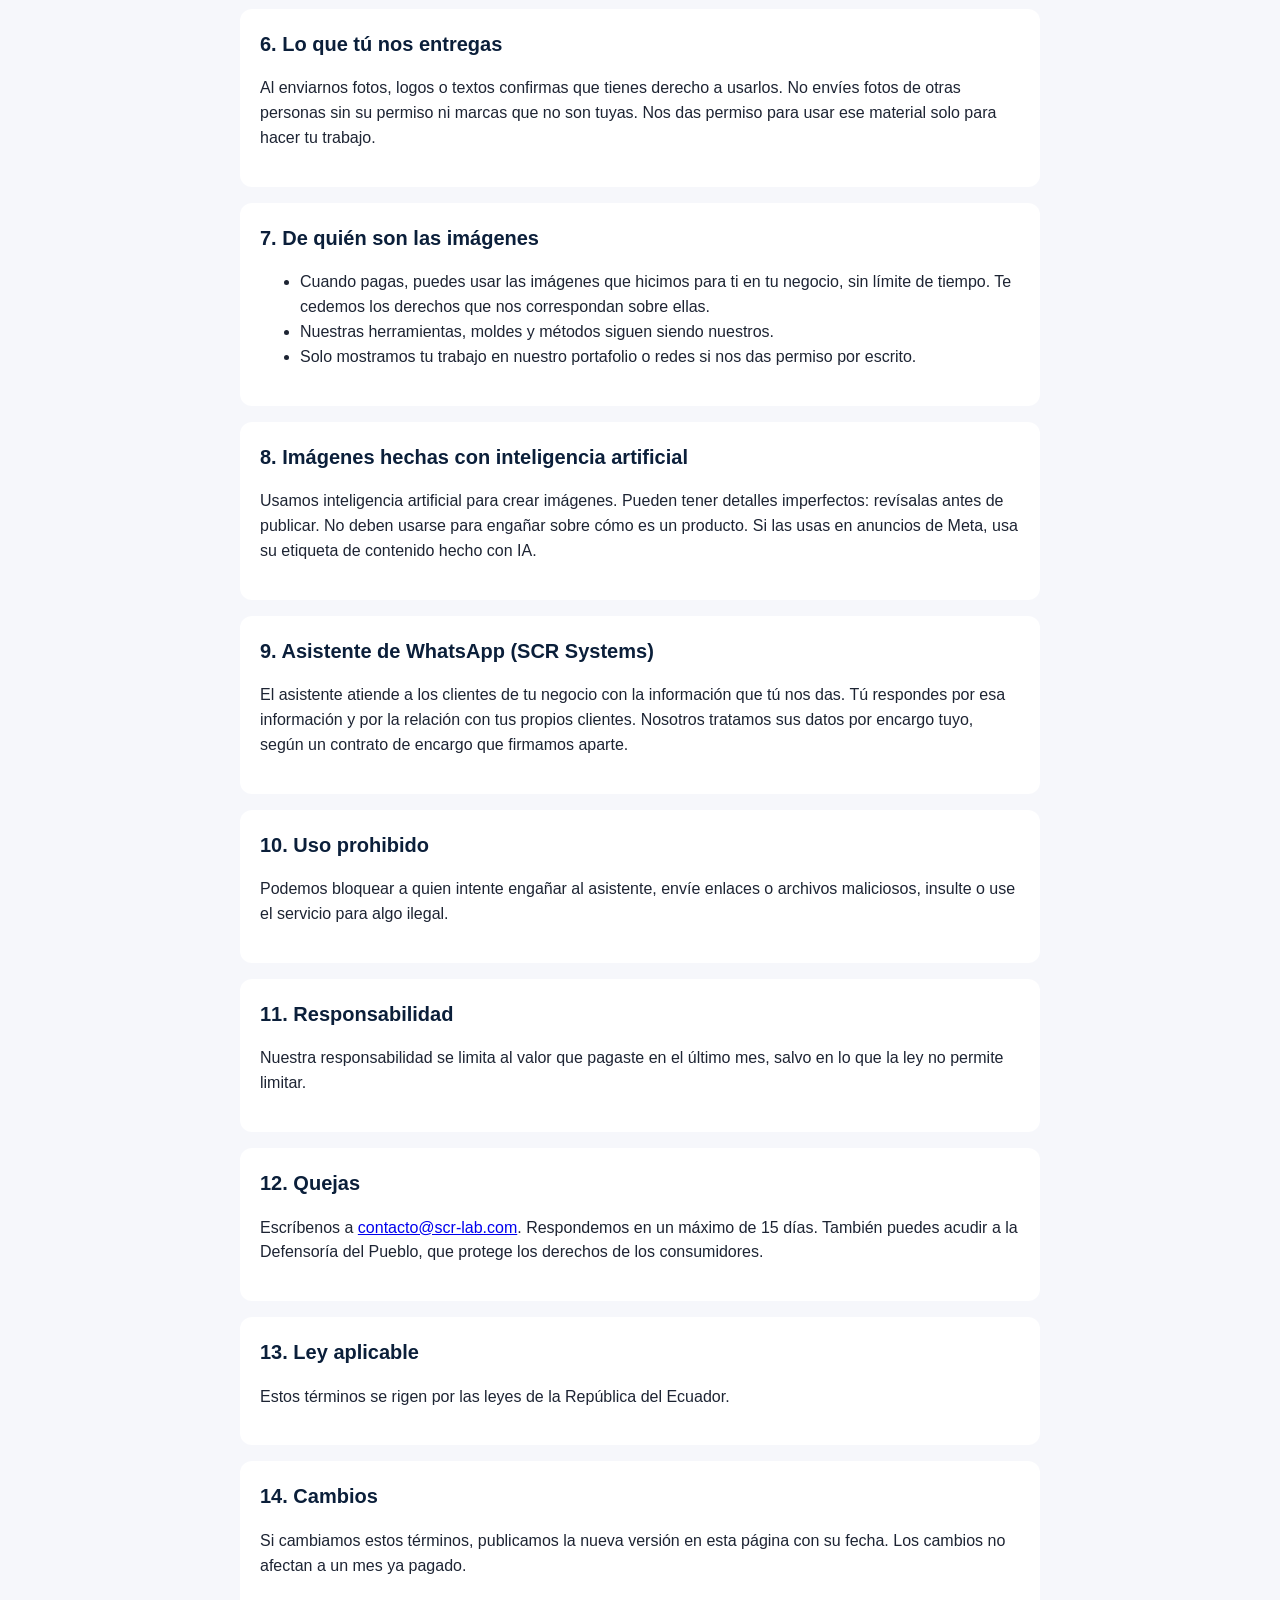
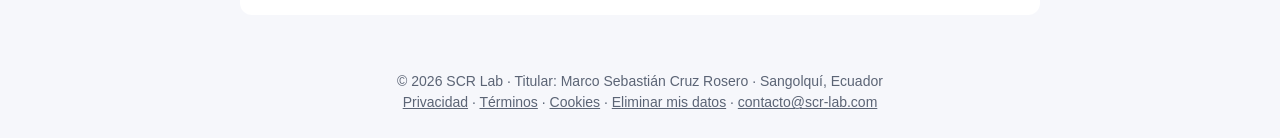
<file: terminos/index.html>
<!doctype html>
<html lang="es">
<head>
<meta charset="utf-8">
<meta name="viewport" content="width=device-width, initial-scale=1">
<title>Términos y condiciones · SCR Lab</title>
<style>
body{margin:0;font-family:Arial,sans-serif;color:#1d2433;background:#f6f7fb;line-height:1.55}
header{background:#0B1F3A;color:#fff;text-align:center;padding:32px 16px}
header a{color:#fff;text-decoration:none}
h1{margin:0;font-size:30px}
main{max-width:800px;margin:0 auto;padding:16px}
section{background:#fff;border-radius:12px;padding:20px;margin:16px 0}
h2{color:#0B1F3A;margin-top:0;font-size:20px}
table{border-collapse:collapse;width:100%;font-size:15px}
th,td{border-bottom:1px solid #e3e6ee;text-align:left;padding:8px 6px;vertical-align:top}
.fecha{color:#5b6475;font-size:14px}
footer{text-align:center;color:#5b6475;font-size:14px;padding:24px}
footer a{color:#5b6475}
</style>
</head>
<body>
<header><a href="/"><h1>SCR LAB</h1></a><p>Términos y condiciones</p></header>
<main>
<section>
<h2>Términos y condiciones</h2>
<p class="fecha">Vigente desde el 12 de noviembre de 2026.</p>
<p>Al pedir una muestra o contratar un plan aceptas estos términos.</p>
</section>
<section>
<h2>1. Quiénes somos</h2>
<p>SCR Lab es el nombre comercial de Marco Sebastián Cruz Rosero, persona natural con RUC, en Sangolquí, Pichincha, Ecuador. Contacto: <a href="mailto:contacto@scr-lab.com">contacto@scr-lab.com</a> y WhatsApp <a href="https://wa.me/593982453444">+593 98 245 3444</a>.</p>
</section>
<section>
<h2>2. Qué ofrecemos</h2>
<table>
<tr><th>Servicio</th><th>Precio</th></tr>
<tr><td>Muestra gratis: una por negocio, sin compromiso</td><td>US$0</td></tr>
<tr><td>Plan Básico</td><td>US$19 al mes</td></tr>
<tr><td>Plan Marca</td><td>US$39 al mes</td></tr>
<tr><td>Plan Marca y modelo</td><td>US$79 al mes</td></tr>
<tr><td>SCR Systems, asistente de WhatsApp</td><td>US$49,99 al mes</td></tr>
</table>
<p>Lo que incluye cada plan y los impuestos que correspondan se detallan por WhatsApp antes de pagar.</p>
</section>
<section>
<h2>3. Pago</h2>
<ul>
<li>Se paga por adelantado, en dólares estadounidenses.</li>
<li>Medios: transferencia bancaria, tarjeta con link de Payphone, o PayPal para clientes fuera de Ecuador.</li>
<li>Emitimos factura electrónica por cada pago.</li>
<li>El servicio empieza cuando el pago se confirma.</li>
</ul>
</section>
<section>
<h2>4. Duración, renovación y cancelación</h2>
<p>Cada plan dura un mes. <b>No se renueva solo:</b> si quieres seguir, pagas el mes siguiente. Puedes cancelar cuando quieras, sin multa ni recargo.</p>
</section>
<section>
<h2>5. Devoluciones</h2>
<ul>
<li>Lo ya entregado y el mes en curso no se reembolsan.</li>
<li>Esto no limita tu derecho de devolución de ley (artículo 45 de la Ley Orgánica de Defensa del Consumidor): si lo ejerces dentro del plazo legal y todavía no hemos entregado trabajo, te devolvemos lo pagado.</li>
<li>Si un trabajo sale con un error nuestro, lo corregimos sin costo.</li>
</ul>
</section>
<section>
<h2>6. Lo que tú nos entregas</h2>
<p>Al enviarnos fotos, logos o textos confirmas que tienes derecho a usarlos. No envíes fotos de otras personas sin su permiso ni marcas que no son tuyas. Nos das permiso para usar ese material solo para hacer tu trabajo.</p>
</section>
<section>
<h2>7. De quién son las imágenes</h2>
<ul>
<li>Cuando pagas, puedes usar las imágenes que hicimos para ti en tu negocio, sin límite de tiempo. Te cedemos los derechos que nos correspondan sobre ellas.</li>
<li>Nuestras herramientas, moldes y métodos siguen siendo nuestros.</li>
<li>Solo mostramos tu trabajo en nuestro portafolio o redes si nos das permiso por escrito.</li>
</ul>
</section>
<section>
<h2>8. Imágenes hechas con inteligencia artificial</h2>
<p>Usamos inteligencia artificial para crear imágenes. Pueden tener detalles imperfectos: revísalas antes de publicar. No deben usarse para engañar sobre cómo es un producto. Si las usas en anuncios de Meta, usa su etiqueta de contenido hecho con IA.</p>
</section>
<section>
<h2>9. Asistente de WhatsApp (SCR Systems)</h2>
<p>El asistente atiende a los clientes de tu negocio con la información que tú nos das. Tú respondes por esa información y por la relación con tus propios clientes. Nosotros tratamos sus datos por encargo tuyo, según un contrato de encargo que firmamos aparte.</p>
</section>
<section>
<h2>10. Uso prohibido</h2>
<p>Podemos bloquear a quien intente engañar al asistente, envíe enlaces o archivos maliciosos, insulte o use el servicio para algo ilegal.</p>
</section>
<section>
<h2>11. Responsabilidad</h2>
<p>Nuestra responsabilidad se limita al valor que pagaste en el último mes, salvo en lo que la ley no permite limitar.</p>
</section>
<section>
<h2>12. Quejas</h2>
<p>Escríbenos a <a href="mailto:contacto@scr-lab.com">contacto@scr-lab.com</a>. Respondemos en un máximo de 15 días. También puedes acudir a la Defensoría del Pueblo, que protege los derechos de los consumidores.</p>
</section>
<section>
<h2>13. Ley aplicable</h2>
<p>Estos términos se rigen por las leyes de la República del Ecuador.</p>
</section>
<section>
<h2>14. Cambios</h2>
<p>Si cambiamos estos términos, publicamos la nueva versión en esta página con su fecha. Los cambios no afectan a un mes ya pagado.</p>
</section>
</main>
<footer>© 2026 SCR Lab · Titular: Marco Sebastián Cruz Rosero · Sangolquí, Ecuador<br>
<a href="/privacidad/">Privacidad</a> · <a href="/terminos/">Términos</a> · <a href="/cookies/">Cookies</a> · <a href="/eliminar-datos/">Eliminar mis datos</a> · <a href="mailto:contacto@scr-lab.com">contacto@scr-lab.com</a></footer>
</body>
</html>
</file>
<file: assets/estilo.css>
@font-face{font-family:Inter;font-style:normal;font-weight:100 900;font-display:swap;src:url(/fuentes/InterVariable.woff2) format("woff2")}
@font-face{font-family:"Space Grotesk";font-style:normal;font-weight:300 700;font-display:swap;src:url(/fuentes/SpaceGrotesk-wght.woff2) format("woff2")}
:root{
  --azul:#0B1F3A;--azul2:#12305A;--azul3:#0F2747;--azul4:#081A31;--azul5:#061227;
  --ac:#1A7F5A;--luz:#6CCB9E;--suave:#E3F2EB;--cliente:#DDF0E4;
  --fondo:#F5F7FB;--texto:#0B1F3A;--gris:#3B4A63;--borde:#DCE3EF;--sobre:#C9D6EC;
  --titulo:'Space Grotesk',Inter,system-ui,sans-serif;
}
*{box-sizing:border-box}
html{scroll-behavior:smooth;-webkit-text-size-adjust:100%}
body{margin:0;background:var(--fondo);color:var(--texto);font-family:Inter,system-ui,sans-serif;line-height:1.4}
a{color:var(--azul)}a:hover{color:#1C3A66}
button{font-family:inherit}
img,svg{max-width:100%}
.saltar{position:absolute;left:-999px;top:8px;background:#fff;color:var(--azul);padding:10px 14px;border-radius:8px;z-index:10;font-weight:600}
.saltar:focus{left:8px}
:focus-visible{outline:3px solid var(--luz);outline-offset:3px}
.claro :focus-visible,.pie :focus-visible{outline-color:var(--azul)}
.pie :focus-visible,.cierre :focus-visible{outline-color:var(--luz)}
.claro .cierre :focus-visible{outline-color:var(--luz)}

/* animaciones */
@keyframes entra{from{opacity:0;transform:translateY(12px)}to{opacity:1;transform:none}}
.b{animation:entra .35s ease both}
.b-entra{animation:entra .35s ease both}
@keyframes punto{0%,60%,100%{opacity:.3;transform:translateY(0)}30%{opacity:1;transform:translateY(-3px)}}
.punto{width:7px;height:7px;border-radius:50%;background:#7A8BA6;display:inline-block;animation:punto 1.2s infinite}
.punto:nth-child(2){animation-delay:.15s}.punto:nth-child(3){animation-delay:.3s}
@keyframes llena{from{width:0}to{width:100%}}
@keyframes desliza{from{opacity:0;transform:translateX(48px)}to{opacity:1;transform:none}}
.diapo,.diapo-in{animation:desliza .6s cubic-bezier(.2,.7,.2,1) both}
@keyframes pop{0%{opacity:0;transform:scale(.88)}60%{opacity:1;transform:scale(1.03)}100%{opacity:1;transform:none}}
.pop{animation:pop .5s ease both}
.d1{animation-delay:.4s}.d2{animation-delay:1.1s}.d3{animation-delay:1.9s}
@keyframes cinta{from{transform:translateX(0)}to{transform:translateX(-50%)}}
.cinta{animation:cinta 32s linear infinite}
@keyframes flota{0%,100%{transform:translateY(0)}50%{transform:translateY(-10px)}}
@supports (animation-timeline: view()){.revela{animation:entra linear both;animation-timeline:view();animation-range:entry 0% cover 28%}}
@supports not (animation-timeline: view()){
  .js .revela{opacity:0;transform:translateY(12px);transition:opacity .5s ease,transform .5s ease}
  .js .revela.visto{opacity:1;transform:none}
}
@media (prefers-reduced-motion: reduce){
  html{scroll-behavior:auto}
  *,*::before,*::after{animation:none !important;transition:none !important}
  .revela{opacity:1 !important;transform:none !important}
  #pausa{display:none}
}

/* zona oscura */
.oscuro{background:var(--azul);color:#fff;overflow:hidden}
.claro{overflow-x:clip}
.barra{max-width:1180px;margin:0 auto;padding:20px 24px;display:flex;flex-wrap:wrap;align-items:center;justify-content:space-between;gap:16px}
.marca{font-family:var(--titulo);font-weight:700;font-size:24px;letter-spacing:.06em}
.barra nav{display:flex;flex-wrap:wrap;gap:6px 22px;font-size:15px;font-weight:500}
.barra nav a{color:var(--sobre);text-decoration:none;padding:10px 0;display:inline-block}
.barra nav a:hover{color:#fff}
.btn,.btn-pill{background:var(--ac);color:#fff;border:2px solid var(--luz);text-decoration:none;font-weight:700}
.btn:hover,.btn-pill:hover{color:#fff;background:#166a4a}
.btn-pill{padding:12px 20px;border-radius:999px;font-size:15px;display:inline-block}
.btn-grande{padding:16px 26px;border-radius:14px;font-size:17px;display:inline-block}
.luz{color:var(--luz)}
.aparte{font-size:15px;color:var(--sobre)}

.hero{max-width:1180px;margin:0 auto;padding:36px 24px 72px;display:flex;flex-wrap:wrap;gap:56px;align-items:center}
.hero-texto{flex:1 1 460px;min-width:0;display:flex;flex-direction:column;gap:22px}
h1{margin:0;font-family:var(--titulo);font-size:clamp(34px,8.6vw,60px);line-height:1.02;letter-spacing:-.02em;text-wrap:balance}
.lead{margin:0;font-size:19px;line-height:1.55;color:var(--sobre);max-width:520px}
.hero-cta{display:flex;flex-wrap:wrap;gap:14px;align-items:center}
.hero-demo{flex:1 1 380px;min-width:0;display:flex;flex-direction:column;align-items:center;gap:16px}
.chips{display:flex;flex-wrap:wrap;justify-content:center;gap:8px}
.chips[hidden]{display:none}
.chip{border:2px solid #3A5684;background:transparent;color:#fff;font:600 15px Inter,sans-serif;padding:10px 16px;border-radius:999px;cursor:pointer;min-height:44px}
.chip[aria-pressed="true"]{border-color:var(--luz);background:var(--ac)}
.chip:hover{border-color:var(--luz)}

.celular{width:340px;max-width:100%}
.celular-marco{background:var(--azul5);border-radius:44px;padding:12px;box-shadow:0 30px 60px -20px rgba(0,0,0,.5)}
.celular-pantalla{background:#EFE9DF;border-radius:34px;overflow:hidden;height:500px;display:flex;flex-direction:column}
.celular-cab{background:var(--azul);color:#fff;padding:16px 18px;display:flex;align-items:center;gap:12px}
.avatar{width:38px;height:38px;border-radius:50%;background:var(--ac);color:#fff;display:flex;align-items:center;justify-content:center;font-weight:700;flex:none}
.celular-quien{display:flex;flex-direction:column;min-width:0}
.celular-quien strong{font-size:16px}
.celular-quien span{font-size:13px;color:var(--sobre)}
.chat{padding:14px;display:flex;flex-direction:column;gap:10px;flex:1;overflow-y:auto}
.chat::before{content:"";margin-top:auto}
.b{max-width:80%;overflow-wrap:anywhere;padding:9px 12px;font-size:15px;line-height:1.4;flex-shrink:0;color:var(--azul)}
.b-cliente{align-self:flex-end;background:var(--cliente);border-radius:14px 14px 4px 14px}
.b-bot{align-self:flex-start;background:#fff;border-radius:14px 14px 14px 4px}
.b.grande{font-size:16px;padding:10px 14px;border-radius:16px 16px 4px 16px}
.b-bot.grande{border-radius:16px 16px 16px 4px;max-width:320px}
.escribiendo{align-self:flex-start;background:#fff;padding:12px 14px;border-radius:14px 14px 14px 4px;display:flex;gap:5px;flex-shrink:0}
.solo-lector{position:absolute;width:1px;height:1px;overflow:hidden;clip:rect(0 0 0 0);white-space:nowrap}


.cinta-caja{background:var(--azul4);border-top:1px solid #1C3558;border-bottom:1px solid #1C3558;padding:18px 0;overflow:hidden}
.cinta{display:flex;width:max-content;gap:40px;font-family:var(--titulo);font-size:22px;color:var(--sobre);white-space:nowrap}
.cinta i{color:var(--luz);font-style:normal}

.como{max-width:1180px;margin:0 auto;padding:80px 24px 88px;display:flex;flex-direction:column;gap:26px}
.como-cab{display:flex;flex-wrap:wrap;align-items:flex-end;justify-content:space-between;gap:16px}
h2{margin:0;font-family:var(--titulo);font-size:clamp(30px,7.4vw,44px);letter-spacing:-.01em;line-height:1.1}
.controles{display:flex;gap:8px}
.redondo{width:48px;height:48px;border-radius:50%;border:1px solid #3A5684;background:transparent;color:#fff;cursor:pointer;display:flex;align-items:center;justify-content:center}
.redondo:hover{border-color:var(--luz)}
.redondo[hidden]{display:none}
html:not(.js) .controles,html:not(.js) .segmentos{display:none}
.segmentos{display:grid;grid-template-columns:repeat(4,minmax(0,1fr));gap:10px}
.seg{background:transparent;border:0;padding:0;cursor:pointer;min-height:44px;display:flex;flex-direction:column;justify-content:center;gap:8px;text-align:left;color:var(--sobre);font:500 14px Inter,sans-serif}
.seg[aria-current="step"]{color:#fff}
.seg-barra{display:block;height:4px;border-radius:4px;background:#24406B;overflow:hidden}
.seg-llena{display:block;height:100%;width:0;background:var(--luz)}
.seg.hecho .seg-llena{width:100%}
.seg.activo .seg-llena{animation:llena 10s linear both}

.diapos{min-height:400px}
.slide{display:flex;flex-wrap:wrap;gap:40px;align-items:center;min-height:400px}
.slide[hidden]{display:none}
.diapo-texto{flex:1 1 380px;min-width:0;display:flex;flex-direction:column;gap:14px}
.num{font-family:var(--titulo);font-size:clamp(52px,14vw,72px);font-weight:700;line-height:1;color:var(--luz)}
.diapo-t{font-family:var(--titulo);font-size:clamp(26px,6.6vw,38px);line-height:1.1}
.diapo-p{font-size:19px;line-height:1.55;color:var(--sobre);max-width:460px}
.diapo-caja{flex:1 1 420px;min-width:0;background:var(--azul3);border:1px solid #24406B;border-radius:28px;padding:clamp(20px,5vw,36px);min-height:340px;display:flex;flex-direction:column;justify-content:center;gap:14px}
.tarjeta{background:#fff;color:var(--azul);border-radius:18px;padding:16px 18px;display:flex;flex-direction:column;gap:6px;max-width:360px}
.tarjeta .peq{font-size:13px;color:#5B6B84}
.tarjeta strong{font-size:17px}
.tarjeta span{font-size:16px}
.tarjeta .peq{font-size:13px}
.tarjeta-aviso{padding:18px;gap:8px;max-width:380px}
.tarjeta-aviso .para{font-size:13px;font-weight:700;color:var(--ac);letter-spacing:.04em}
.tarjeta-aviso strong{font-size:18px}
.tarjeta-aviso .aviso-p{font-size:16px;color:var(--gris)}
.aviso-btn{align-self:flex-start;margin-top:4px;background:var(--azul);color:#fff;border-radius:10px;padding:9px 14px;font-size:14px !important;font-weight:600}
.pildora{align-self:flex-start;background:var(--azul2);border:1px solid #2B4A78;border-radius:999px;padding:8px 14px;font-size:14px;color:var(--sobre)}
.luz-txt{align-self:flex-start;color:var(--luz);font-size:14px;font-weight:600}
.manana{font-size:15px;color:var(--sobre)}
.hora{border-radius:14px;padding:14px 16px;display:flex;justify-content:space-between;gap:12px}
.hora.libre{border:1px solid #2B4A78;color:#8FA3C3}
.hora.ocupada{background:var(--ac);color:#fff;font-weight:700}

/* zona clara */
.bloque{max-width:1180px;margin:0 auto;padding:80px 24px;display:flex;flex-direction:column;gap:26px}
.tabs{display:flex;flex-wrap:wrap;gap:10px}
.tabs button{background:#fff;color:var(--azul);border:1px solid #C8D2E3;border-radius:999px;padding:12px 20px;font:600 16px Inter,sans-serif;cursor:pointer;min-height:44px}
.tabs button[aria-selected="true"]{background:var(--azul);color:#fff;border-color:var(--azul)}
.tabs button:hover{border-color:var(--azul)}
.panel{background:#fff;border:1px solid var(--borde);border-radius:24px;padding:clamp(22px,5vw,36px);display:flex;flex-wrap:wrap;gap:36px;align-items:center}
.panel[hidden]{display:none}
.panel-texto{flex:1 1 460px;min-width:0;display:flex;flex-direction:column;gap:14px}
.panel-nombre{font-family:var(--titulo);font-size:clamp(26px,6.4vw,34px);font-weight:700}
.panel-p{font-size:18px;line-height:1.6;color:var(--gris)}
.puntos{list-style:none;margin:0;padding:0;display:flex;flex-direction:column;gap:14px}
.puntos li{display:flex;gap:10px;align-items:baseline;font-size:16px}
.puntos li::before{content:"";flex:none;width:14px;height:14px;background:no-repeat center/contain url("data:image/svg+xml,%3Csvg xmlns='http://www.w3.org/2000/svg' width='14' height='14' viewBox='0 0 14 14'%3E%3Cpath d='M2 7l3 3 7-7' fill='none' stroke='%231A7F5A' stroke-width='2.2' stroke-linecap='round'/%3E%3C/svg%3E");position:relative;top:2px}
.panel-precio{flex:0 1 280px;min-width:0;display:flex;flex-direction:column;gap:12px;align-items:flex-start;background:var(--suave);border-radius:18px;padding:24px}
.precio{font-family:var(--titulo);font-size:clamp(30px,8vw,40px);font-weight:700}
.nota-p{color:var(--gris)}
.btn-osc{background:var(--azul);color:#fff;text-decoration:none;padding:14px 22px;border-radius:12px;font-weight:700}
.btn-osc:hover{color:#fff;background:#1C3A66}

.planes{flex:1 1 100%;min-width:0;display:grid;grid-template-columns:1fr 1.18fr 1fr;gap:16px;align-items:center}
.plan{position:relative;display:flex;flex-direction:column;gap:6px;background:var(--suave);border:1px solid var(--borde);border-radius:18px;padding:22px 20px}
.plan-n{margin:0;font-family:var(--titulo);font-size:20px;font-weight:700}
.plan-pr{font-family:var(--titulo);font-size:clamp(28px,7vw,34px);font-weight:700;line-height:1.1}
.plan-pr small{font:500 15px Inter,sans-serif;color:var(--gris)}
.plan-r{font-weight:700}
.plan-c,.plan-i{color:var(--gris);font-size:15px}
.plan-top{background:var(--azul);color:#fff;border:3px solid var(--ac);padding:34px 22px 28px;box-shadow:0 24px 40px -22px rgba(11,31,58,.6)}
.plan-top .plan-pr{font-size:clamp(34px,8.4vw,44px)}
.plan-top .plan-pr small,.plan-top .plan-c,.plan-top .plan-i{color:var(--sobre)}
.plan-marca{position:absolute;top:-14px;left:20px;background:var(--ac);color:#fff;font-size:14px;font-weight:700;padding:5px 14px;border-radius:999px;border:2px solid var(--luz)}
.planes-pie{flex:1 1 100%;display:flex;flex-direction:column;gap:10px;align-items:flex-start}
.planes-pie p{margin:0;color:var(--gris);font-size:15px;line-height:1.5}
@media (max-width:760px){
  .planes{grid-template-columns:1fr;gap:22px}
  .plan-top{order:-1}
}

.blanca{background:#fff;padding:80px 24px}
.bloque-in{max-width:1180px;margin:0 auto;display:flex;flex-direction:column;gap:28px}
.pasos{display:grid;grid-template-columns:repeat(auto-fit,minmax(min(300px,100%),1fr));gap:18px}
.paso{border:1px solid var(--borde);border-radius:20px;padding:26px;display:flex;flex-direction:column;gap:12px}
.paso strong{font-size:19px}
.paso>span:last-child{color:var(--gris);line-height:1.5}
.paso-n{width:52px;height:52px;border-radius:50%;background:var(--suave);color:var(--azul);display:flex;align-items:center;justify-content:center;font-family:var(--titulo);font-size:22px;font-weight:700}

.faq{max-width:820px;margin:0 auto;padding:72px 24px;display:flex;flex-direction:column;gap:14px}
.faq h2{margin:0 0 10px}
.faq-item{background:#fff;border:1px solid var(--borde);border-radius:16px}
.faq-item h3{margin:0;font:inherit}
.faq-q{border-radius:15px;width:100%;text-align:left;background:#fff;border:0;padding:20px 22px;font:600 18px Inter,sans-serif;color:var(--azul);display:flex;justify-content:space-between;gap:16px;cursor:pointer;min-height:44px}
.faq-q:hover{background:#F5F7FB}
.faq-a{margin:0;padding:0 22px 20px;color:var(--gris);line-height:1.55}
.faq-a[hidden]{display:none}

.cierre{background:var(--azul);color:#fff;padding:88px 24px}
.cierre-in{max-width:1180px;margin:0 auto;display:flex;flex-direction:column;align-items:center;gap:18px;text-align:center}
.cierre h2{font-size:clamp(30px,8vw,48px);text-wrap:balance}

.pie{background:var(--azul);border-top:1px solid #24406B;padding:26px 24px 36px;display:flex;flex-direction:column;align-items:center;gap:12px;font-size:14px;color:var(--sobre);text-align:center}
.pie-fila{display:flex;flex-wrap:wrap;justify-content:center;gap:8px 18px}
.pie a{color:var(--sobre);display:inline-block;padding:6px 0}
.pie a:hover{color:#fff}
.pie-datos{margin:0;max-width:720px;line-height:1.55}

@media (max-width:600px){
  .barra{padding:14px 20px 4px;gap:4px 12px}
  .barra nav{order:3;width:100%;gap:0 20px}
  .btn-pill{padding:10px 16px}
  .hero{padding:20px 20px 48px;gap:32px}
  .hero-texto{gap:16px}
  .lead{font-size:17px}
  .como{padding:56px 20px 64px}
  .bloque{padding:56px 20px}
  .blanca{padding:56px 20px}
  .faq{padding:56px 20px}
  .cierre{padding:64px 20px}
}
/* chat en vivo */
.chat .tarjeta-aviso{flex-shrink:0;align-self:stretch;max-width:none;border:2px solid var(--ac);padding:14px}
.chat .tarjeta-aviso strong{font-size:15px}
.chat .tarjeta-aviso .aviso-p{font-size:14px}
.escribir{display:flex;gap:8px;padding:10px;background:#F7F4EE;border-top:1px solid #DDD6C8}
.escribir[hidden]{display:none}
.escribir input{flex:1;min-width:0;min-height:44px;border:1px solid #B9B3A5;border-radius:999px;padding:0 16px;font:500 16px Inter,sans-serif;color:var(--azul);background:#fff}
.escribir input::placeholder{color:#5B6B84}
.escribir input:focus-visible{outline:3px solid var(--ac);outline-offset:1px}
.enviar{flex:none;width:44px;height:44px;border-radius:50%;border:0;background:var(--ac);color:#fff;display:flex;align-items:center;justify-content:center;cursor:pointer}
.enviar:hover{background:#166a4a}
.enviar:disabled,.escribir input:disabled{opacity:.55;cursor:not-allowed}
.aviso-ia{margin:0;max-width:340px;text-align:center;font-size:13.5px;line-height:1.45;color:var(--sobre)}
.aviso-ia[hidden],.demo-pie[hidden]{display:none}
.demo-pie{display:flex;flex-direction:column;align-items:center;gap:12px;max-width:380px;text-align:center}
.demo-pie p{margin:0;font-size:15px;line-height:1.5;color:var(--sobre)}
.demo-pie-bt{display:flex;flex-wrap:wrap;justify-content:center;gap:10px}
.demo-pie .btn{padding:12px 20px;border-radius:12px;font-size:15px}
.btn-sec{background:transparent;color:#fff;border:2px solid #3A5684;border-radius:12px;padding:12px 20px;font:700 15px Inter,sans-serif;cursor:pointer;min-height:44px}
.btn-sec:hover{border-color:var(--luz)}
.btn-sec[hidden]{display:none}

/* cuando hay un problema */
.problema{max-width:1180px;margin:0 auto;padding:16px 24px 88px;display:flex;flex-direction:column;gap:28px}
.tres{list-style:none;margin:0;padding:0;display:grid;grid-template-columns:1fr 40px 1fr 40px 1fr;gap:12px;align-items:stretch}
.tres-p{background:var(--azul3);border:1px solid #24406B;border-radius:22px;padding:26px 24px;display:flex;flex-direction:column;gap:12px;align-items:flex-start;position:relative}
.tres-p strong{font-size:19px;line-height:1.35}
.tres-n{position:absolute;top:20px;right:22px;font-family:var(--titulo);font-weight:700;font-size:34px;color:#2B4A78;line-height:1}
.flecha{display:flex;align-items:center;justify-content:center}
@media (max-width:860px){
  .tres{grid-template-columns:1fr;gap:6px}
  .flecha{transform:rotate(90deg);height:36px}
}
.pasos4{grid-template-columns:repeat(auto-fit,minmax(min(240px,100%),1fr))}
@media (max-width:600px){.problema{padding:8px 20px 64px}}

svg[hidden]{display:none}

@media (prefers-reduced-motion: reduce){
  .cinta{flex-wrap:wrap;width:auto;justify-content:center;row-gap:8px}
  .cinta .copia{display:none}
}
a[data-wa][hidden]{display:none!important}
.marca{display:inline-block;line-height:0}.marca img,.pie-logo img{display:block;height:44px;width:auto}.pie-logo{display:inline-block;line-height:0;padding:0 !important}
</file>
